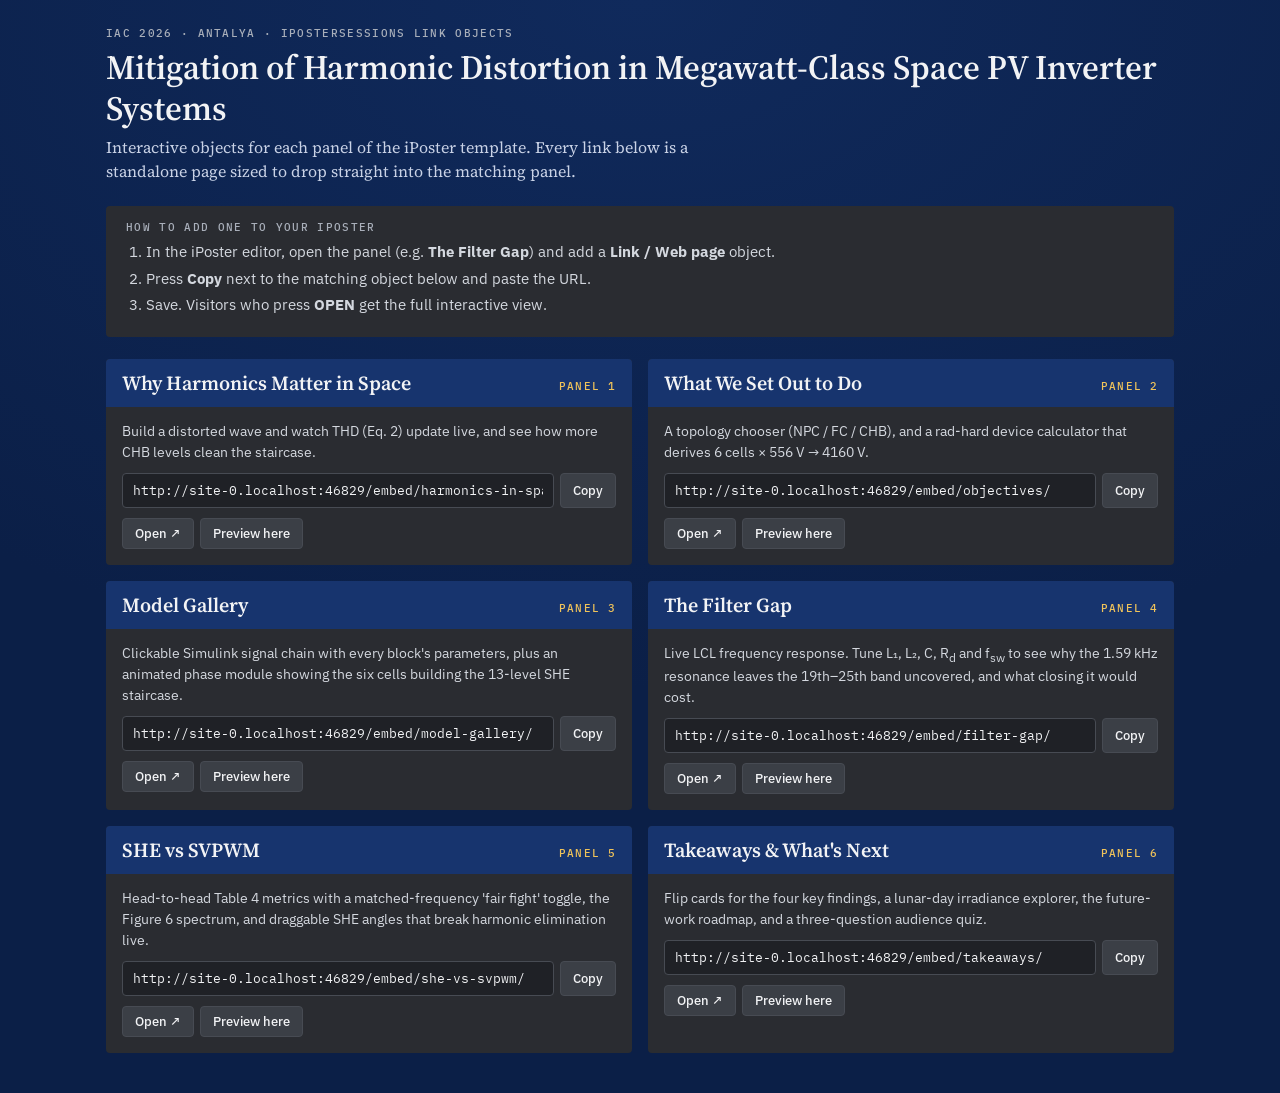
<file: index.html>
<!doctype html>
<html lang="en">
<head>
<meta charset="utf-8">
<meta name="viewport" content="width=device-width, initial-scale=1">
<title>iPoster Interactive Objects · IAC-26,C3,IP,5,x111168</title>
<meta name="robots" content="noindex">
<link rel="stylesheet" href="/assets/embed.css">
<style>
  .hub { max-width: 1100px; margin: 0 auto; padding: 28px 16px 40px; }
  .hub h1 { font: 600 clamp(24px, 3.6vw, 34px)/1.2 var(--serif); margin: 6px 0 6px; }
  .hub .sub { color: #c9d2e6; max-width: 80ch; margin: 0 0 22px; font: 16px/1.55 var(--serif); }
  .links { display: grid; grid-template-columns: repeat(2, minmax(0, 1fr)); gap: 16px; }
  @media (max-width: 760px) { .links { grid-template-columns: 1fr; } }
  .lk { background: var(--panel); border-radius: 4px; overflow: hidden; display: flex; flex-direction: column; }
  .lk-head { background: var(--header); padding: 12px 16px; display: flex; justify-content: space-between; align-items: baseline; gap: 10px; }
  .lk-head h2 { margin: 0; font: 600 20px/1.2 var(--serif); }
  .lk-head span { font: 500 11px var(--mono); color: var(--gold); letter-spacing: .1em; text-transform: uppercase; white-space: nowrap; }
  .lk-body { padding: 14px 16px 16px; display: flex; flex-direction: column; gap: 10px; flex: 1; }
  .lk-body p { margin: 0; color: #d4d8df; font-size: 14px; }
  .url { display: flex; gap: 6px; }
  .url input { flex: 1; min-width: 0; background: #1f2126; border: 1px solid var(--line); color: var(--text); font: 13px var(--mono); padding: 8px 10px; border-radius: 4px; }
  .frame { border: 1px solid var(--line); border-radius: 4px; width: 100%; height: 420px; background: var(--navy); display: none; }
  .lk.open .frame { display: block; }
  .steps { background: var(--panel); border-radius: 4px; padding: 16px 20px; margin: 0 0 22px; }
  .steps ol { margin: 6px 0 0; padding-left: 20px; color: #d4d8df; }
  .steps li { margin: 4px 0; }
</style>
</head>
<body>
<main class="hub">
  <div class="kicker">IAC 2026 · Antalya · iPosterSessions link objects</div>
  <h1>Mitigation of Harmonic Distortion in Megawatt-Class Space PV Inverter Systems</h1>
  <p class="sub">Interactive objects for each panel of the iPoster template. Every link below is a standalone page sized to drop straight into the matching panel.</p>

  <div class="steps">
    <div class="kicker">How to add one to your iPoster</div>
    <ol>
      <li>In the iPoster editor, open the panel (e.g. <b>The Filter Gap</b>) and add a <b>Link / Web page</b> object.</li>
      <li>Press <b>Copy</b> next to the matching object below and paste the URL.</li>
      <li>Save. Visitors who press <b>OPEN</b> get the full interactive view.</li>
    </ol>
  </div>

  <div class="links" id="links"></div>
</main>
<script>
const ITEMS = [
  { path: "/embed/harmonics-in-space/", t: "Why Harmonics Matter in Space", s: "Panel 1", d: "Build a distorted wave and watch THD (Eq. 2) update live, and see how more CHB levels clean the staircase." },
  { path: "/embed/objectives/", t: "What We Set Out to Do", s: "Panel 2", d: "A topology chooser (NPC / FC / CHB), and a rad-hard device calculator that derives 6 cells × 556 V → 4160 V." },
  { path: "/embed/model-gallery/", t: "Model Gallery", s: "Panel 3", d: "Clickable Simulink signal chain with every block's parameters, plus an animated phase module showing the six cells building the 13-level SHE staircase." },
  { path: "/embed/filter-gap/", t: "The Filter Gap", s: "Panel 4", d: "Live LCL frequency response. Tune L₁, L₂, C, R<sub>d</sub> and f<sub>sw</sub> to see why the 1.59 kHz resonance leaves the 19th–25th band uncovered, and what closing it would cost." },
  { path: "/embed/she-vs-svpwm/", t: "SHE vs SVPWM", s: "Panel 5", d: "Head-to-head Table 4 metrics with a matched-frequency 'fair fight' toggle, the Figure 6 spectrum, and draggable SHE angles that break harmonic elimination live." },
  { path: "/embed/takeaways/", t: "Takeaways & What's Next", s: "Panel 6", d: "Flip cards for the four key findings, a lunar-day irradiance explorer, the future-work roadmap, and a three-question audience quiz." },
];
const box = document.getElementById("links");
box.innerHTML = ITEMS.map((it, i) => `
  <article class="lk" id="lk${i}">
    <div class="lk-head"><h2>${it.t}</h2><span>${it.s}</span></div>
    <div class="lk-body">
      <p>${it.d}</p>
      <div class="url"><input readonly value="${location.origin + it.path}" aria-label="Link for ${it.t}"><button class="btn" data-copy="${i}">Copy</button></div>
      <div class="btn-row" style="margin:0"><a class="btn" href="${it.path}" target="_blank" rel="noopener" style="text-decoration:none">Open ↗</a><button class="btn" data-prev="${i}" aria-pressed="false">Preview here</button></div>
      <iframe class="frame" title="${it.t} preview" loading="lazy"></iframe>
    </div>
  </article>`).join("");
box.querySelectorAll("[data-copy]").forEach((b) => b.addEventListener("click", async () => {
  const input = b.previousElementSibling;
  try { await navigator.clipboard.writeText(input.value); } catch { input.select(); document.execCommand("copy"); }
  b.textContent = "Copied ✓"; setTimeout(() => (b.textContent = "Copy"), 1600);
}));
box.querySelectorAll("[data-prev]").forEach((b) => b.addEventListener("click", () => {
  const card = document.getElementById("lk" + b.dataset.prev), fr = card.querySelector("iframe");
  const open = !card.classList.contains("open");
  if (open && !fr.src) fr.src = ITEMS[b.dataset.prev].path;
  card.classList.toggle("open", open);
  b.setAttribute("aria-pressed", open);
}));
</script>
</body>
</html>
</file>
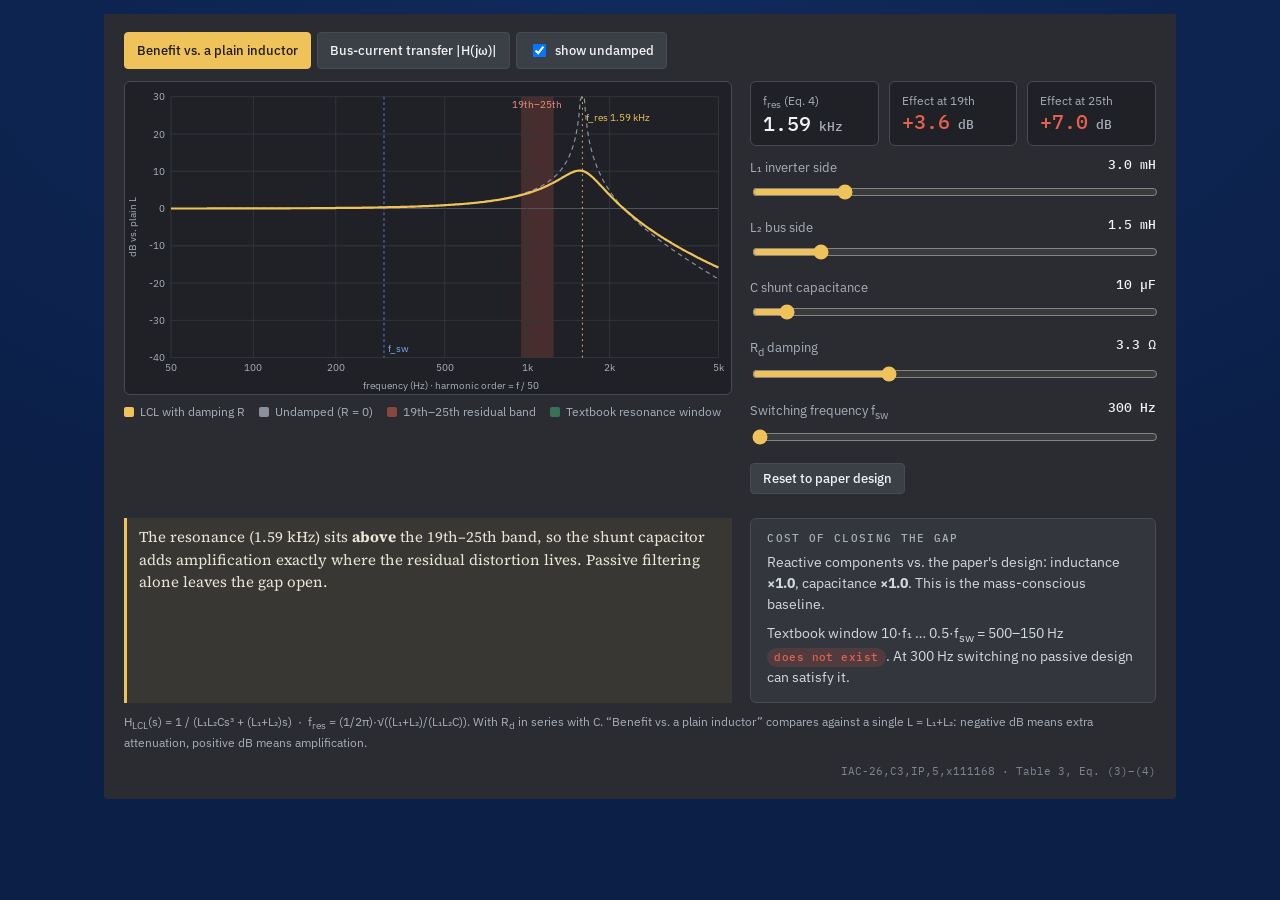
<file: embed/filter-gap/index.html>
<!doctype html>
<html lang="en">
<head>
<meta charset="utf-8">
<meta name="viewport" content="width=device-width, initial-scale=1">
<title>The Filter Gap — Interactive</title>
<link rel="stylesheet" href="/assets/embed.css">
<style>
  .stats .stat { flex-basis: 110px; }
  .stat .v { font-size: 20px; }
</style>
</head>
<body>
<main class="embed">
  <section class="embed-body">

    <div class="btn-row" role="group" aria-label="Chart view">
      <button class="btn" data-view="ratio" aria-pressed="true">Benefit vs. a plain inductor</button>
      <button class="btn" data-view="abs" aria-pressed="false">Bus-current transfer |H(jω)|</button>
      <label class="btn" style="display:inline-flex;gap:6px;align-items:center"><input type="checkbox" id="showUndamped" checked> show undamped</label>
    </div>

    <div class="grid-2">
      <div>
        <svg id="bode" class="chart" viewBox="0 0 660 340" role="img" aria-label="LCL filter frequency response"></svg>
        <div class="legend">
          <span><i style="background:var(--gold)"></i>LCL with damping R</span>
          <span><i style="background:#8b919c"></i>Undamped (R = 0)</span>
          <span><i style="background:rgba(229,96,79,.5)"></i>19th–25th residual band</span>
          <span><i style="background:rgba(76,195,138,.45)"></i>Textbook resonance window</span>
        </div>
      </div>
      <div>
        <div class="stats">
          <div class="stat"><div class="k">f<sub>res</sub> (Eq. 4)</div><div class="v" id="fres">–</div></div>
          <div class="stat"><div class="k">Effect at 19th</div><div class="v" id="g19">–</div></div>
          <div class="stat"><div class="k">Effect at 25th</div><div class="v" id="g25">–</div></div>
        </div>
        <div class="control"><label>L₁ inverter side <output id="oL1"></output></label><input type="range" id="L1" min="0.5" max="12" step="0.1" value="3"></div>
        <div class="control"><label>L₂ bus side <output id="oL2"></output></label><input type="range" id="L2" min="0.3" max="8" step="0.1" value="1.5"></div>
        <div class="control"><label>C shunt capacitance <output id="oC"></output></label><input type="range" id="C" min="2" max="120" step="1" value="10"></div>
        <div class="control"><label>R<sub>d</sub> damping <output id="oR"></output></label><input type="range" id="R" min="0" max="10" step="0.1" value="3.3"></div>
        <div class="control"><label>Switching frequency f<sub>sw</sub> <output id="oF"></output></label><input type="range" id="F" min="300" max="5000" step="50" value="300"></div>
        <div class="btn-row"><button class="btn" id="reset">Reset to paper design</button></div>
      </div>
    </div>
    <div class="grid-2" style="margin-top:12px">
      <div class="callout" id="verdict" style="margin:0"></div>
      <div class="card">
        <div class="kicker">Cost of closing the gap</div>
        <p id="sizeTxt"></p>
        <p id="windowTxt"></p>
      </div>
    </div>
    <p class="note">H<sub>LCL</sub>(s) = 1 / (L₁L₂Cs³ + (L₁+L₂)s) &nbsp;·&nbsp; f<sub>res</sub> = (1/2π)·√((L₁+L₂)/(L₁L₂C)). With R<sub>d</sub> in series with C. “Benefit vs. a plain inductor” compares against a single L = L₁+L₂: negative dB means extra attenuation, positive dB means amplification.</p>

    <div class="foot">IAC-26,C3,IP,5,x111168 · Table 3, Eq. (3)–(4)</div>
  </section>
</main>
<script src="/assets/embed.js"></script>
<script>
const PAPER = { L1: 3, L2: 1.5, C: 10, R: 3.3, F: 300 };
const $ = (id) => document.getElementById(id);
let view = "ratio";

// complex helpers
const c = (re, im) => ({ re, im });
const add = (a, b) => c(a.re + b.re, a.im + b.im);
const mul = (a, b) => c(a.re * b.re - a.im * b.im, a.re * b.im + a.im * b.re);
const div = (a, b) => { const d = b.re * b.re + b.im * b.im; return c((a.re * b.re + a.im * b.im) / d, (a.im * b.re - a.re * b.im) / d); };
const mag = (a) => Math.hypot(a.re, a.im);

function H(f, L1, L2, C, R) {
  const w = 2 * Math.PI * f, s = c(0, w);
  const Zc = c(R, -1 / (w * C));
  const den = add(mul(mul(s, c(L1, 0)), add(Zc, mul(s, c(L2, 0)))), mul(Zc, mul(s, c(L2, 0))));
  return div(Zc, den);
}
const ratioDb = (f, p, R) => 20 * Math.log10(mag(H(f, p.L1, p.L2, p.C, R)) * 2 * Math.PI * f * (p.L1 + p.L2));
const absDb = (f, p, R) => 20 * Math.log10(mag(H(f, p.L1, p.L2, p.C, R)));

function params() {
  return { L1: +$("L1").value * 1e-3, L2: +$("L2").value * 1e-3, C: +$("C").value * 1e-6, R: +$("R").value, F: +$("F").value };
}

const svgEl = $("bode"), W = 660, Hh = 340, m = { l: 50, r: 14, t: 16, b: 40 };
const F0 = 50, F1 = 5000;
const fx = (f) => m.l + (Math.log10(f / F0) / Math.log10(F1 / F0)) * (W - m.l - m.r);
const xf = (x) => F0 * Math.pow(F1 / F0, (x - m.l) / (W - m.l - m.r));

function draw() {
  const p = params();
  $("oL1").textContent = (p.L1 * 1e3).toFixed(1) + " mH";
  $("oL2").textContent = (p.L2 * 1e3).toFixed(1) + " mH";
  $("oC").textContent = Math.round(p.C * 1e6) + " µF";
  $("oR").textContent = p.R.toFixed(1) + " Ω";
  $("oF").textContent = p.F + " Hz";
  const fres = Math.sqrt((p.L1 + p.L2) / (p.L1 * p.L2 * p.C)) / (2 * Math.PI);
  const fn = view === "ratio" ? ratioDb : absDb;

  const pts = [], und = [];
  for (let i = 0; i <= 400; i++) {
    const f = F0 * Math.pow(F1 / F0, i / 400);
    pts.push([f, fn(f, p, p.R)]);
    und.push([f, fn(f, p, 1e-4)]);
  }
  let yMin, yMax;
  if (view === "ratio") { yMin = -40; yMax = 30; }
  else {
    const vals = pts.map((q) => q[1]);
    yMax = Math.ceil((Math.max(...vals) + 10) / 10) * 10; yMin = Math.floor((Math.min(...vals) - 5) / 20) * 20;
  }
  const fy = (v) => m.t + ((yMax - Math.max(yMin, Math.min(yMax, v))) / (yMax - yMin)) * (Hh - m.t - m.b);

  IP.clear(svgEl);
  // window (green) between 10 f1 and 0.5 fsw, only if it exists
  const wLo = 500, wHi = 0.5 * p.F;
  if (wHi > wLo) IP.svg("rect", { x: fx(wLo), y: m.t, width: fx(Math.min(wHi, F1)) - fx(wLo), height: Hh - m.t - m.b, fill: "rgba(76,195,138,.13)" }, svgEl);
  // residual band (red)
  IP.svg("rect", { x: fx(950), y: m.t, width: fx(1250) - fx(950), height: Hh - m.t - m.b, fill: "rgba(229,96,79,.2)" }, svgEl);
  IP.text(svgEl, (fx(950) + fx(1250)) / 2, m.t + 12, "19th–25th", { "text-anchor": "middle", style: "fill:#f0907f;font-size:10.5px" });

  // grid
  for (let v = Math.ceil(yMin / 10) * 10; v <= yMax; v += view === "ratio" ? 10 : 20) {
    IP.svg("line", { x1: m.l, x2: W - m.r, y1: fy(v), y2: fy(v), class: v === 0 ? "axis" : "gridl" }, svgEl);
    IP.text(svgEl, m.l - 6, fy(v) + 4, v + "", { "text-anchor": "end" });
  }
  [50, 100, 200, 500, 1000, 2000, 5000].forEach((f) => {
    IP.svg("line", { x1: fx(f), x2: fx(f), y1: m.t, y2: Hh - m.b, class: "gridl" }, svgEl);
    IP.text(svgEl, fx(f), Hh - m.b + 15, f >= 1000 ? f / 1000 + "k" : f, { "text-anchor": "middle" });
  });
  IP.text(svgEl, (W + m.l) / 2, Hh - 6, "frequency (Hz)  ·  harmonic order = f / 50", { "text-anchor": "middle" });
  IP.text(svgEl, 12, m.t + (Hh - m.t - m.b) / 2, view === "ratio" ? "dB vs. plain L" : "dB (A/V)", { transform: `rotate(-90 12 ${m.t + (Hh - m.t - m.b) / 2})`, "text-anchor": "middle" });

  // fsw marker
  if (p.F <= F1) {
    IP.svg("line", { x1: fx(p.F), x2: fx(p.F), y1: m.t, y2: Hh - m.b, stroke: "#4f86e0", "stroke-dasharray": "3 3" }, svgEl);
    IP.text(svgEl, fx(p.F) + 4, Hh - m.b - 6, "f_sw", { style: "fill:#7fa6ea" });
  }
  // resonance marker
  if (fres > F0 && fres < F1) {
    IP.svg("line", { x1: fx(fres), x2: fx(fres), y1: m.t, y2: Hh - m.b, stroke: "#f0c35a", "stroke-dasharray": "2 4" }, svgEl);
    IP.text(svgEl, fx(fres) + 4, m.t + 26, "f_res " + (fres / 1000).toFixed(2) + " kHz", { style: "fill:#f0c35a" });
  }
  const path = (arr) => arr.map((q, i) => (i ? "L" : "M") + fx(q[0]).toFixed(1) + "," + fy(q[1]).toFixed(1)).join("");
  if ($("showUndamped").checked) IP.svg("path", { d: path(und), fill: "none", stroke: "#8b919c", "stroke-width": 1.3, "stroke-dasharray": "5 4" }, svgEl);
  IP.svg("path", { d: path(pts), fill: "none", stroke: "#f0c35a", "stroke-width": 2.4 }, svgEl);

  // hover overlay
  const hover = IP.svg("line", { y1: m.t, y2: Hh - m.b, stroke: "#fff", "stroke-opacity": 0, "stroke-width": 1 }, svgEl);
  const hit = IP.svg("rect", { x: m.l, y: m.t, width: W - m.l - m.r, height: Hh - m.t - m.b, fill: "transparent" }, svgEl);
  hit.addEventListener("mousemove", (e) => {
    const r = svgEl.getBoundingClientRect(), x = ((e.clientX - r.left) / r.width) * W, f = xf(x);
    hover.setAttribute("x1", x); hover.setAttribute("x2", x); hover.setAttribute("stroke-opacity", 0.4);
    const v = fn(f, p, p.R);
    IP.tip(`<b>${Math.round(f)} Hz</b> · order ${(f / 50).toFixed(1)}<br>${v.toFixed(1)} dB ${view === "ratio" ? (v > 0 ? "(amplifies)" : "(attenuates)") : ""}`, e);
  });
  hit.addEventListener("mouseleave", () => { IP.tip(null); hover.setAttribute("stroke-opacity", 0); });

  // stats
  const r19 = ratioDb(950, p, p.R), r25 = ratioDb(1250, p, p.R);
  $("fres").innerHTML = (fres / 1000).toFixed(2) + "<small> kHz</small>";
  const fmt = (v) => `<span style="color:var(--${v > 0.5 ? "bad" : v < -6 ? "good" : "warn"})">${v > 0 ? "+" : ""}${v.toFixed(1)}<small> dB</small></span>`;
  $("g19").innerHTML = fmt(r19); $("g25").innerHTML = fmt(r25);

  const below = fres > 1250, inside = fres >= 950 && fres <= 1250;
  $("verdict").innerHTML = below
    ? `The resonance (${(fres / 1000).toFixed(2)} kHz) sits <b>above</b> the 19th–25th band, so the shunt capacitor adds ${r19 > 0 ? "amplification" : "almost no extra attenuation"} exactly where the residual distortion lives. Passive filtering alone leaves the gap open.`
    : inside
      ? `The resonance now falls <b>inside</b> the residual band. Without strong damping this would amplify the very harmonics we want to remove, so the damping resistor is a structural necessity.`
      : `The resonance has moved <b>below</b> the 19th order, so the band is now attenuated (${r19.toFixed(1)} dB at the 19th). But look at the cost on the right: this conflicts with the surface mass budget.`;
  const lx = (p.L1 + p.L2) / 4.5e-3, cx = p.C / 10e-6;
  $("sizeTxt").innerHTML = `Reactive components vs. the paper's design: inductance <b>×${lx.toFixed(1)}</b>, capacitance <b>×${cx.toFixed(1)}</b>. ${lx > 1.3 || cx > 1.3 ? "Larger magnetics and capacitors mean more kilograms, and every kilogram competes with payload." : "This is the mass-conscious baseline."}`;
  $("windowTxt").innerHTML = wHi > wLo
    ? `Textbook window 10·f₁ … 0.5·f<sub>sw</sub> = 500–${Math.round(wHi)} Hz <span class="pill good">exists</span>, but only at a much higher switching frequency and higher switching loss.`
    : `Textbook window 10·f₁ … 0.5·f<sub>sw</sub> = 500–${Math.round(wHi)} Hz <span class="pill bad">does not exist</span>. At ${p.F} Hz switching no passive design can satisfy it.`;
}

["L1", "L2", "C", "R", "F"].forEach((id) => $(id).addEventListener("input", draw));
$("showUndamped").addEventListener("change", draw);
$("reset").addEventListener("click", () => { Object.entries(PAPER).forEach(([k, v]) => ($(k).value = v)); draw(); });
document.querySelectorAll("[data-view]").forEach((b) => b.addEventListener("click", () => {
  view = b.dataset.view;
  document.querySelectorAll("[data-view]").forEach((x) => x.setAttribute("aria-pressed", x === b));
  draw();
}));
draw();
</script>
</body>
</html>
</file>
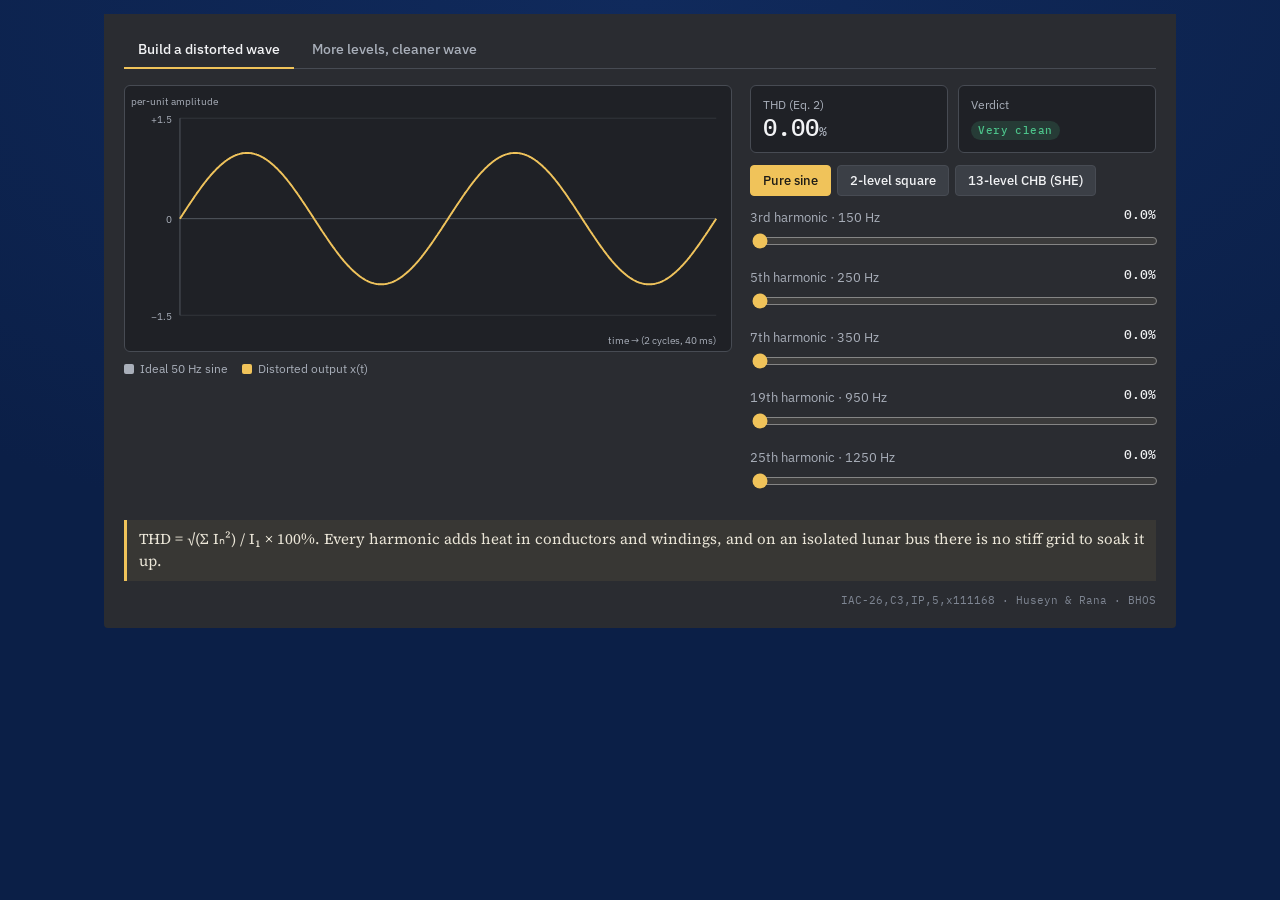
<file: embed/harmonics-in-space/index.html>
<!doctype html>
<html lang="en">
<head>
<meta charset="utf-8">
<meta name="viewport" content="width=device-width, initial-scale=1">
<title>Why Harmonics Matter in Space — Interactive</title>
<link rel="stylesheet" href="/assets/embed.css">
<style>
</style>
</head>
<body>
<main class="embed">
  <section class="embed-body">

    <div class="tabs" role="tablist">
      <button class="tab" role="tab" aria-selected="true" data-panel="p-build">Build a distorted wave</button>
      <button class="tab" role="tab" aria-selected="false" data-panel="p-levels">More levels, cleaner wave</button>
    </div>

    <!-- TAB 1: Fourier builder -->
    <div class="tabpanel" id="p-build">
      <div class="grid-2">
        <div>
          <svg id="waveChart" class="chart" viewBox="0 0 640 280" role="img" aria-label="Waveform made of a fundamental plus selected harmonics"></svg>
          <div class="legend"><span><i style="background:var(--muted)"></i>Ideal 50 Hz sine</span><span><i style="background:var(--gold)"></i>Distorted output x(t)</span></div>
        </div>
        <div>
          <div class="stats">
            <div class="stat"><div class="k">THD (Eq. 2)</div><div class="v" id="thdOut">0.00<small>%</small></div></div>
            <div class="stat"><div class="k">Verdict</div><div class="v" style="font-size:15px;padding-top:6px" id="thdVerdict"></div></div>
          </div>
          <div class="btn-row" id="presets">
            <button class="btn" data-preset="sine">Pure sine</button>
            <button class="btn" data-preset="square">2-level square</button>
            <button class="btn" data-preset="chb">13-level CHB (SHE)</button>
          </div>
          <div id="sliders"></div>
        </div>
      </div>
      <p class="callout">THD = √(Σ Iₙ²) / I₁ × 100%. Every harmonic adds heat in conductors and windings, and on an isolated lunar bus there is no stiff grid to soak it up.</p>
    </div>

    <!-- TAB 2: Levels -->
    <div class="tabpanel" id="p-levels" hidden>
      <div class="grid-2">
        <div>
          <svg id="levelChart" class="chart" viewBox="0 0 640 280" role="img" aria-label="Staircase approximation of a sine wave"></svg>
          <div class="legend"><span><i style="background:var(--muted)"></i>Target sine (M = 0.8)</span><span><i style="background:var(--she)"></i>Inverter output staircase</span></div>
        </div>
        <div>
          <div class="control">
            <label>H-bridge cells per phase <output id="cellsOut">6</output></label>
            <input type="range" id="cells" min="1" max="6" step="1" value="6">
          </div>
          <div class="stats">
            <div class="stat"><div class="k">Output levels</div><div class="v" id="lvlOut">13</div></div>
            <div class="stat"><div class="k">Voltage THD to 50th</div><div class="v" id="lvlThd">–</div></div>
          </div>
          <div class="btn-row">
            <button class="btn" id="useShe" aria-pressed="false">Use the paper's SHE angles</button>
          </div>
          <p class="note" id="lvlNote"></p>
        </div>
      </div>
      <p class="callout">Each extra Cascaded H-Bridge cell adds one step to the staircase. With 6 cells per phase, this design produces a <b>13-level</b> line-to-neutral output.</p>
    </div>

    <div class="foot">IAC-26,C3,IP,5,x111168 · Huseyn &amp; Rana · BHOS</div>
  </section>
</main>
<script src="/assets/embed.js"></script>
<script>
IP.initTabs();

/* ---------- Tab 1: Fourier builder ---------- */
const ORDERS = [3, 5, 7, 19, 25];
const amps = { 3: 0, 5: 0, 7: 0, 19: 0, 25: 0 };
const che = IP.staircaseHarmonic(IP.SHE_ANGLES, 1);
const PRESETS = {
  sine: { 3: 0, 5: 0, 7: 0, 19: 0, 25: 0 },
  square: { 3: 100 / 3, 5: 20, 7: 100 / 7, 19: 100 / 19, 25: 4 },
  chb: Object.fromEntries(ORDERS.map((n) => [n, Math.abs(IP.staircaseHarmonic(IP.SHE_ANGLES, n) / che) * 100])),
};

const sliderBox = document.getElementById("sliders");
ORDERS.forEach((n) => {
  const wrap = document.createElement("div");
  wrap.className = "control";
  wrap.innerHTML = `<label>${n}${n === 3 ? "rd" : "th"} harmonic · ${n * 50} Hz <output id="o${n}">0.0%</output></label>
    <input type="range" min="0" max="35" step="0.1" value="0" id="s${n}">`;
  sliderBox.appendChild(wrap);
  wrap.querySelector("input").addEventListener("input", (e) => { amps[n] = +e.target.value; markPreset(); drawWave(); });
});

function markPreset(active) {
  document.querySelectorAll("#presets .btn").forEach((b) => b.setAttribute("aria-pressed", b.dataset.preset === active));
}
document.querySelectorAll("#presets .btn").forEach((b) =>
  b.addEventListener("click", () => {
    Object.assign(amps, PRESETS[b.dataset.preset]);
    ORDERS.forEach((n) => (document.getElementById("s" + n).value = amps[n]));
    markPreset(b.dataset.preset);
    drawWave();
  })
);

function axes(g, W, H, m, yMax, yLabel) {
  // plot area is inset on all four sides so labels never sit on top of the curves
  IP.svg("line", { x1: m.l, x2: W - m.r, y1: m.t, y2: m.t, class: "gridl" }, g);
  IP.svg("line", { x1: m.l, x2: W - m.r, y1: H - m.b, y2: H - m.b, class: "gridl" }, g);
  IP.svg("line", { x1: m.l, x2: W - m.r, y1: H / 2, y2: H / 2, class: "axis" }, g);
  IP.svg("line", { x1: m.l, x2: m.l, y1: m.t, y2: H - m.b, class: "axis" }, g);
  IP.text(g, m.l - 8, m.t + 5, "+" + yMax, { "text-anchor": "end" });
  IP.text(g, m.l - 8, H - m.b + 5, "−" + yMax, { "text-anchor": "end" });
  IP.text(g, m.l - 8, H / 2 + 5, "0", { "text-anchor": "end" });
  IP.text(g, W - m.r, H - 8, "time → (2 cycles, 40 ms)", { "text-anchor": "end" });
  if (yLabel) IP.text(g, 6, 20, yLabel);
}

function drawWave() {
  const el = document.getElementById("waveChart"); IP.clear(el);
  const W = 640, H = 280, m = { l: 58, r: 16, t: 34, b: 38 };
  axes(el, W, H, m, "1.5", "per-unit amplitude");
  const N = 600, sx = (i) => m.l + (i / N) * (W - m.l - m.r), sy = (v) => H / 2 - (v / 1.5) * ((H - m.t - m.b) / 2);
  let ideal = "", dist = "";
  for (let i = 0; i <= N; i++) {
    const th = (i / N) * 4 * Math.PI;
    let v = Math.sin(th);
    for (const n of ORDERS) v += (amps[n] / 100) * Math.sin(n * th);
    ideal += (i ? "L" : "M") + sx(i).toFixed(1) + "," + sy(Math.sin(th)).toFixed(1);
    dist += (i ? "L" : "M") + sx(i).toFixed(1) + "," + sy(Math.max(-1.5, Math.min(1.5, v))).toFixed(1);
  }
  IP.svg("path", { d: ideal, fill: "none", stroke: "#8b919c", "stroke-width": 1.4, "stroke-dasharray": "4 4" }, el);
  IP.svg("path", { d: dist, fill: "none", stroke: "#f0c35a", "stroke-width": 2 }, el);

  const t = Math.sqrt(ORDERS.reduce((s, n) => s + amps[n] ** 2, 0));
  document.getElementById("thdOut").innerHTML = t.toFixed(2) + "<small>%</small>";
  const v = document.getElementById("thdVerdict");
  v.innerHTML = t < 1 ? '<span class="pill good">Very clean</span>' : t < 8 ? '<span class="pill warn">Noticeable</span>' : '<span class="pill bad">Heavily distorted</span>';
  ORDERS.forEach((n) => (document.getElementById("o" + n).textContent = amps[n].toFixed(1) + "%"));
}
drawWave(); markPreset("sine");

/* ---------- Tab 2: levels ---------- */
let useShe = false;
function stairs(cells, theta) {
  if (useShe && cells === 6) return IP.staircaseValue(IP.SHE_ANGLES, theta) / cells;
  // nearest-level modulation at M = 0.8, normalised to the total DC (cells × Vdc)
  return Math.round(cells * 0.8 * Math.sin((theta * Math.PI) / 180)) / cells;
}
function drawLevels() {
  const cells = +document.getElementById("cells").value;
  const btn = document.getElementById("useShe");
  btn.disabled = cells !== 6; if (cells !== 6) useShe = false;
  btn.setAttribute("aria-pressed", useShe);
  document.getElementById("cellsOut").textContent = cells;
  document.getElementById("lvlOut").textContent = 2 * cells + 1;

  const el = document.getElementById("levelChart"); IP.clear(el);
  const W = 640, H = 280, m = { l: 58, r: 16, t: 34, b: 38 };
  axes(el, W, H, m, "1.0", "fraction of total DC voltage");
  const N = 1440, sx = (i) => m.l + (i / N) * (W - m.l - m.r), sy = (v) => H / 2 - v * ((H - m.t - m.b) / 2);
  let target = "", out = "";
  const samples = [];
  for (let i = 0; i <= N; i++) {
    const th = (i / N) * 720;
    const v = stairs(cells, th);
    if (i < N / 2) samples.push(v);
    target += (i ? "L" : "M") + sx(i).toFixed(1) + "," + sy(0.8 * Math.sin((th * Math.PI) / 180)).toFixed(1);
    out += (i ? "L" : "M") + sx(i).toFixed(1) + "," + sy(v).toFixed(1);
  }
  IP.svg("path", { d: target, fill: "none", stroke: "#8b919c", "stroke-width": 1.4, "stroke-dasharray": "4 4" }, el);
  IP.svg("path", { d: out, fill: "none", stroke: "#4f86e0", "stroke-width": 2 }, el);
  const sp = IP.spectrum(samples, 50);
  document.getElementById("lvlThd").innerHTML = IP.thd(sp, 50).toFixed(1) + "<small>%</small>";
  document.getElementById("lvlNote").textContent = useShe
    ? "Switching angles α₁…α₆ from Table 2 (6.376° … 63.235°) place each step so that the 5th, 7th, 11th, 13th and 17th harmonics cancel. What remains sits at the 19th order and above."
    : "Idealised nearest-level staircase before any filter. More cells → finer steps → lower distortion and lower stress on each device.";
}
document.getElementById("cells").addEventListener("input", drawLevels);
document.getElementById("useShe").addEventListener("click", () => { useShe = !useShe; drawLevels(); });
drawLevels();

</script>
</body>
</html>
</file>
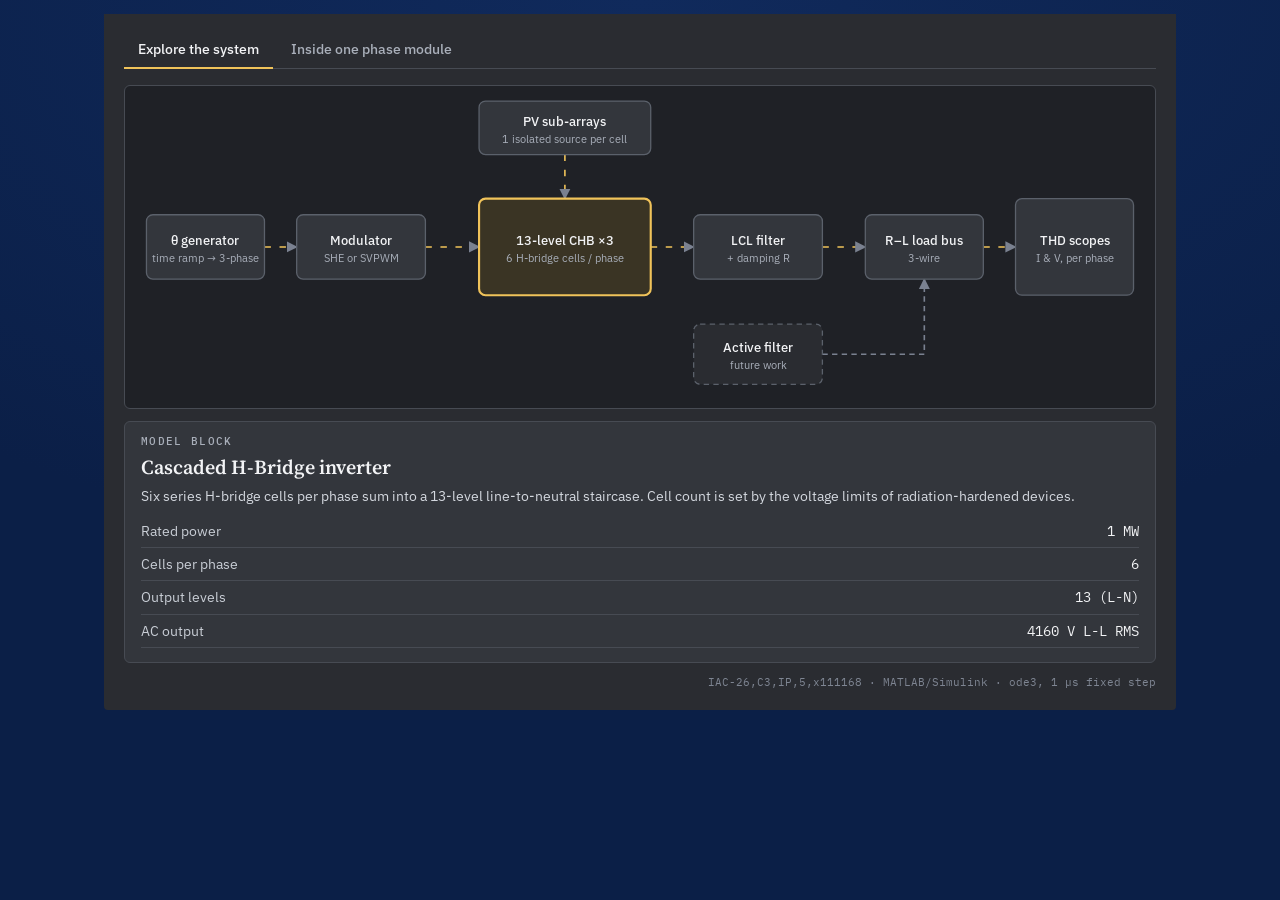
<file: embed/model-gallery/index.html>
<!doctype html>
<html lang="en">
<head>
<meta charset="utf-8">
<meta name="viewport" content="width=device-width, initial-scale=1">
<title>Model Gallery — Interactive</title>
<link rel="stylesheet" href="/assets/embed.css">
<style>
  .blk { cursor: pointer; }
  .blk rect { fill: #33363c; stroke: #5b616b; stroke-width: 1.2; transition: fill .15s, stroke .15s; }
  .blk:hover rect { stroke: #9aa1ac; }
  .blk.on rect { fill: #3a3424; stroke: var(--gold); stroke-width: 2; }
  .blk text { fill: var(--text) !important; font-size: 12.5px !important; font-weight: 500; pointer-events: none; }
  .blk .sub { fill: var(--muted) !important; font-size: 10.5px !important; font-weight: 400; }
  .blk.future rect { stroke-dasharray: 5 4; fill: #2a2c31; }
  .wire { stroke: #7a8190; stroke-width: 1.5; fill: none; marker-end: url(#arr); }
  .wire.flow { stroke: var(--gold); stroke-dasharray: 6 8; animation: flow 1.2s linear infinite; }
  @keyframes flow { to { stroke-dashoffset: -14; } }
  @media (prefers-reduced-motion: reduce) { .wire.flow { animation: none; } }
  #detail h3 { font-size: 20px; }
  .ptable { width: 100%; border-collapse: collapse; font-size: 13.5px; margin-top: 6px; }
  .ptable td { padding: 6px 0; border-bottom: 1px solid var(--line); }
  .ptable td:last-child { text-align: right; font-family: var(--mono); color: var(--text); }
  .ptable td:first-child { color: #c9ced6; }
  .cellrow { display: grid; grid-template-columns: 74px 1fr 52px; align-items: center; gap: 10px; margin: 0 0 6px; font-size: 13px; }
  .cellbar { height: 18px; background: #1f2126; border: 1px solid var(--line); border-radius: 3px; position: relative; overflow: hidden; }
  .cellbar > div { position: absolute; top: 0; bottom: 0; width: 100%; transition: background .08s; }
  .cellstate { font-family: var(--mono); text-align: right; }
</style>
</head>
<body>
<main class="embed">
  <section class="embed-body">
    <div class="tabs" role="tablist">
      <button class="tab" role="tab" aria-selected="true" data-panel="p-chain">Explore the system</button>
      <button class="tab" role="tab" aria-selected="false" data-panel="p-cell">Inside one phase module</button>
    </div>

    <div class="tabpanel" id="p-chain">
      <svg id="chain" class="chart" viewBox="0 0 960 300" role="img" aria-label="System signal chain"></svg>
      <div class="card" id="detail" style="margin-top:12px"></div>
    </div>

    <div class="tabpanel" id="p-cell" hidden>
      <div class="grid-2">
        <div>
          <svg id="stairChart" class="chart" viewBox="0 0 640 300" role="img" aria-label="Phase output staircase being built over one cycle"></svg>
          <div class="btn-row" style="margin-top:10px">
            <button class="btn" id="play" aria-pressed="true">❚❚ Pause</button>
            <button class="btn" id="slow">Speed: 1×</button>
          </div>
          <div class="control">
            <label>Electrical angle θ <output id="thOut">0°</output></label>
            <input type="range" id="theta" min="0" max="360" step="0.5" value="0">
          </div>
        </div>
        <div>
          <div class="kicker">Cell states · 556 V each</div>
          <div id="cells"></div>
          <div class="stats" style="margin-top:12px">
            <div class="stat"><div class="k">Phase output</div><div class="v" id="vout">0 V</div></div>
            <div class="stat"><div class="k">Level</div><div class="v" id="lvl">0</div></div>
          </div>
        </div>
      </div>
    </div>

    <div class="foot">IAC-26,C3,IP,5,x111168 · MATLAB/Simulink · ode3, 1 µs fixed step</div>
  </section>
</main>
<script src="/assets/embed.js"></script>
<script>
IP.initTabs();

/* ---------- signal chain ---------- */
const BLOCKS = [
  { id: "theta", x: 20, y: 120, w: 110, h: 60, t: "θ generator", s: "time ramp → 3-phase",
    h3: "3-phase θ generator", p: "A time ramp drives three electrical-angle signals, 120° apart, that synchronise the modulators of phases A, B and C.",
    rows: [["Fundamental frequency", "50 Hz"], ["Phase displacement", "120°"]] },
  { id: "mod", x: 160, y: 120, w: 120, h: 60, t: "Modulator", s: "SHE or SVPWM",
    h3: "3-phase modulator (Fig. 3 & 4)", p: "MATLAB function blocks turn θ into gating pulses. SHE compares θ against the solved switching angles; SVPWM uses phase-shifted carriers with third-harmonic injection.",
    rows: [["SHE switching", "300 Hz (6× f₁)"], ["SVPWM carrier", "300 Hz (mf 6) / 750 Hz (mf 15)"], ["Modulation index M", "0.80"], ["SHE solver residual", "3.36 × 10⁻⁹"]] },
  { id: "pv", x: 330, y: 14, w: 160, h: 50, t: "PV sub-arrays", s: "1 isolated source per cell",
    h3: "Segmented PV sub-arrays", p: "Each CHB cell is fed by its own DC source representing one PV sub-array at the rated lunar-noon point. A single-diode irradiance model is the next extension.",
    rows: [["Operating point", "1360 W/m² (lunar noon)"], ["DC per cell", "556 V"], ["Sources", "18 (6 per phase)"]] },
  { id: "chb", x: 330, y: 105, w: 160, h: 90, t: "13-level CHB ×3", s: "6 H-bridge cells / phase",
    h3: "Cascaded H-Bridge inverter", p: "Six series H-bridge cells per phase sum into a 13-level line-to-neutral staircase. Cell count is set by the voltage limits of radiation-hardened devices.",
    rows: [["Rated power", "1 MW"], ["Cells per phase", "6"], ["Output levels", "13 (L-N)"], ["AC output", "4160 V L-L RMS"]] },
  { id: "lcl", x: 530, y: 120, w: 120, h: 60, t: "LCL filter", s: "+ damping R",
    h3: "Passive LCL filter", p: "Attenuates switching-frequency content. Its resonance sits above the dominant 19th–25th residual band, where it offers little help and can even amplify.",
    rows: [["L₁ (inverter side)", "3 mH"], ["L₂ (bus side)", "1.5 mH"], ["C", "10 µF"], ["Damping R", "3.3 Ω"], ["f_res (Eq. 4)", "1.59 kHz"]] },
  { id: "apf", x: 530, y: 222, w: 120, h: 56, t: "Active filter", s: "future work", future: true,
    h3: "Active power filter (planned)", p: "dq-frame harmonic extraction injects an opposite-phase compensating current (Eq. 5). The next step is to aim it at the 19th–25th band the LCL can't reach.",
    rows: [["Method", "Synchronous-frame (dq)"], ["Status", "Defined, not yet simulated"]] },
  { id: "load", x: 690, y: 120, w: 110, h: 60, t: "R–L load bus", s: "3-wire",
    h3: "Resistive–inductive load bus", p: "A representative spacecraft bus. Its impedance rises with harmonic order (|Zₙ| ≈ R + jnωL), which is why voltage THD runs well above current THD.",
    rows: [["Z_base", "≈ 17.3 Ω"], ["Connection", "Three-wire (triplens cancel)"]] },
  { id: "thd", x: 830, y: 105, w: 110, h: 90, t: "THD scopes", s: "I & V, per phase",
    h3: "Measurement & FFT", p: "Discrete THD blocks and logged waveforms per phase. The FFT runs to the 50th harmonic over one fundamental cycle at 1 MHz.",
    rows: [["Harmonics analysed", "up to 50th (2.5 kHz)"], ["Spectral resolution", "49.9975 Hz"], ["Noise floor", "~10⁻³ % of fundamental"], ["Inter-phase spread", "≤ 0.003 pp"]] },
];
const WIRES = [["theta", "mod"], ["mod", "chb"], ["pv", "chb", "v"], ["chb", "lcl"], ["lcl", "load"], ["load", "thd"], ["apf", "load", "apf"]];
const chain = document.getElementById("chain");
const defs = IP.svg("defs", {}, chain);
const mk = IP.svg("marker", { id: "arr", viewBox: "0 0 10 10", refX: 9, refY: 5, markerWidth: 7, markerHeight: 7, orient: "auto-start-reverse" }, defs);
IP.svg("path", { d: "M0,0 L10,5 L0,10 z", fill: "#7a8190" }, mk);
const B = Object.fromEntries(BLOCKS.map((b) => [b.id, b]));
WIRES.forEach(([a, b, kind]) => {
  const A = B[a], Z = B[b];
  let d;
  if (kind === "v") d = `M${A.x + A.w / 2},${A.y + A.h} L${Z.x + Z.w / 2},${Z.y}`;
  else if (kind === "apf") d = `M${A.x + A.w},${A.y + A.h / 2} L${Z.x + Z.w / 2},${A.y + A.h / 2} L${Z.x + Z.w / 2},${Z.y + Z.h}`;
  else d = `M${A.x + A.w},${A.y + A.h / 2} L${Z.x},${Z.y + Z.h / 2}`;
  IP.svg("path", { d, class: "wire" + (kind === "apf" ? "" : " flow"), "stroke-dasharray": kind === "apf" ? "5 4" : null }, chain);
});
BLOCKS.forEach((b) => {
  const g = IP.svg("g", { class: "blk" + (b.future ? " future" : ""), tabindex: 0, role: "button", "data-id": b.id }, chain);
  IP.svg("rect", { x: b.x, y: b.y, width: b.w, height: b.h, rx: 6 }, g);
  IP.text(g, b.x + b.w / 2, b.y + b.h / 2 - 2, b.t, { "text-anchor": "middle" });
  IP.text(g, b.x + b.w / 2, b.y + b.h / 2 + 14, b.s, { "text-anchor": "middle", class: "sub" });
  g.addEventListener("click", () => select(b.id));
  g.addEventListener("keydown", (e) => { if (e.key === "Enter") select(b.id); });
});
function select(id) {
  chain.querySelectorAll(".blk").forEach((g) => g.classList.toggle("on", g.dataset.id === id));
  const b = B[id];
  document.getElementById("detail").innerHTML = `<div class="kicker">${b.future ? "Planned extension" : "Model block"}</div><h3>${b.h3}</h3><p>${b.p}</p>
    <table class="ptable">${b.rows.map((r) => `<tr><td>${r[0]}</td><td>${r[1]}</td></tr>`).join("")}</table>`;
}
select("chb");

/* ---------- phase module animation ---------- */
const VDC = 556, A = IP.SHE_ANGLES;
const cellsBox = document.getElementById("cells");
cellsBox.innerHTML = A.map((a, i) => `<div class="cellrow"><span>Cell ${i + 1} <span style="color:var(--muted);font-family:var(--mono);font-size:11px">α=${a.toFixed(1)}°</span></span><div class="cellbar"><div id="cb${i}"></div></div><span class="cellstate" id="cs${i}">0</span></div>`).join("");

const st = document.getElementById("stairChart");
const W = 640, H = 300, m = { l: 52, r: 12, t: 18, b: 28 };
const sx = (th) => m.l + (th / 360) * (W - m.l - m.r), sy = (lv) => H / 2 - (lv / 6.5) * ((H - m.t - m.b) / 2);
for (let lv = -6; lv <= 6; lv += 2) {
  IP.svg("line", { x1: m.l, x2: W - m.r, y1: sy(lv), y2: sy(lv), class: lv ? "gridl" : "axis" }, st);
  IP.text(st, m.l - 6, sy(lv) + 4, (lv * VDC) + "", { "text-anchor": "end" });
}
[0, 90, 180, 270, 360].forEach((d) => IP.text(st, sx(d), H - 8, d + "°", { "text-anchor": "middle" }));
let sine = "";
for (let d = 0; d <= 360; d += 2) sine += (d ? "L" : "M") + sx(d).toFixed(1) + "," + sy(IP.staircaseHarmonic(A, 1) * Math.sin((d * Math.PI) / 180)).toFixed(1);
IP.svg("path", { d: sine, fill: "none", stroke: "#8b919c", "stroke-width": 1.3, "stroke-dasharray": "4 4" }, st);
const ghost = IP.svg("path", { fill: "none", stroke: "#4f86e0", "stroke-opacity": 0.22, "stroke-width": 2 }, st);
const trace = IP.svg("path", { fill: "none", stroke: "#4f86e0", "stroke-width": 2.4 }, st);
const cursor = IP.svg("line", { y1: m.t, y2: H - m.b, stroke: "#f0c35a", "stroke-width": 1.2 }, st);
const dot = IP.svg("circle", { r: 5, fill: "#f0c35a" }, st);
function stairPath(to) {
  let d = "", prev = null;
  for (let th = 0; th <= to; th += 0.25) {
    const lv = IP.staircaseValue(A, th);
    if (prev === null) d = `M${sx(th).toFixed(1)},${sy(lv).toFixed(1)}`;
    else if (lv !== prev) d += `L${sx(th).toFixed(1)},${sy(prev).toFixed(1)}L${sx(th).toFixed(1)},${sy(lv).toFixed(1)}`;
    prev = lv;
  }
  return d + `L${sx(to).toFixed(1)},${sy(prev).toFixed(1)}`;
}
ghost.setAttribute("d", stairPath(360));
IP.text(st, m.l + 4, m.t + 10, "phase voltage (V)");

let theta = 0, playing = true, speed = 1;
function render() {
  trace.setAttribute("d", stairPath(theta));
  cursor.setAttribute("x1", sx(theta)); cursor.setAttribute("x2", sx(theta));
  const lv = IP.staircaseValue(A, theta);
  dot.setAttribute("cx", sx(theta)); dot.setAttribute("cy", sy(lv));
  const t = ((theta % 360) + 360) % 360, half = t < 180 ? t : t - 180, sign = t < 180 ? 1 : -1;
  A.forEach((a, i) => {
    const on = half >= a && half <= 180 - a;
    document.getElementById("cb" + i).style.background = on ? (sign > 0 ? "var(--she)" : "var(--svpwm7)") : "transparent";
    document.getElementById("cs" + i).textContent = on ? (sign > 0 ? "+556" : "−556") : "0";
  });
  document.getElementById("vout").textContent = (lv * VDC).toLocaleString("en-US") + " V";
  document.getElementById("lvl").textContent = (lv > 0 ? "+" : "") + lv;
  document.getElementById("thOut").textContent = theta.toFixed(1) + "°";
  document.getElementById("theta").value = theta;
}
let last = performance.now();
function loop(now) {
  const dt = Math.min(0.05, (now - last) / 1000); last = now;
  if (playing) { theta = (theta + dt * 60 * speed) % 360; render(); }
  requestAnimationFrame(loop);
}
if (matchMedia("(prefers-reduced-motion: reduce)").matches) { playing = false; theta = 90; }
document.getElementById("play").addEventListener("click", (e) => {
  playing = !playing; e.target.setAttribute("aria-pressed", playing); e.target.textContent = playing ? "❚❚ Pause" : "▶ Play";
});
document.getElementById("slow").addEventListener("click", (e) => {
  speed = speed === 1 ? 0.25 : speed === 0.25 ? 3 : 1; e.target.textContent = "Speed: " + speed + "×";
});
document.getElementById("theta").addEventListener("input", (e) => { theta = +e.target.value; playing = false; const p = document.getElementById("play"); p.textContent = "▶ Play"; p.setAttribute("aria-pressed", false); render(); });
render(); requestAnimationFrame(loop);
</script>
</body>
</html>
</file>
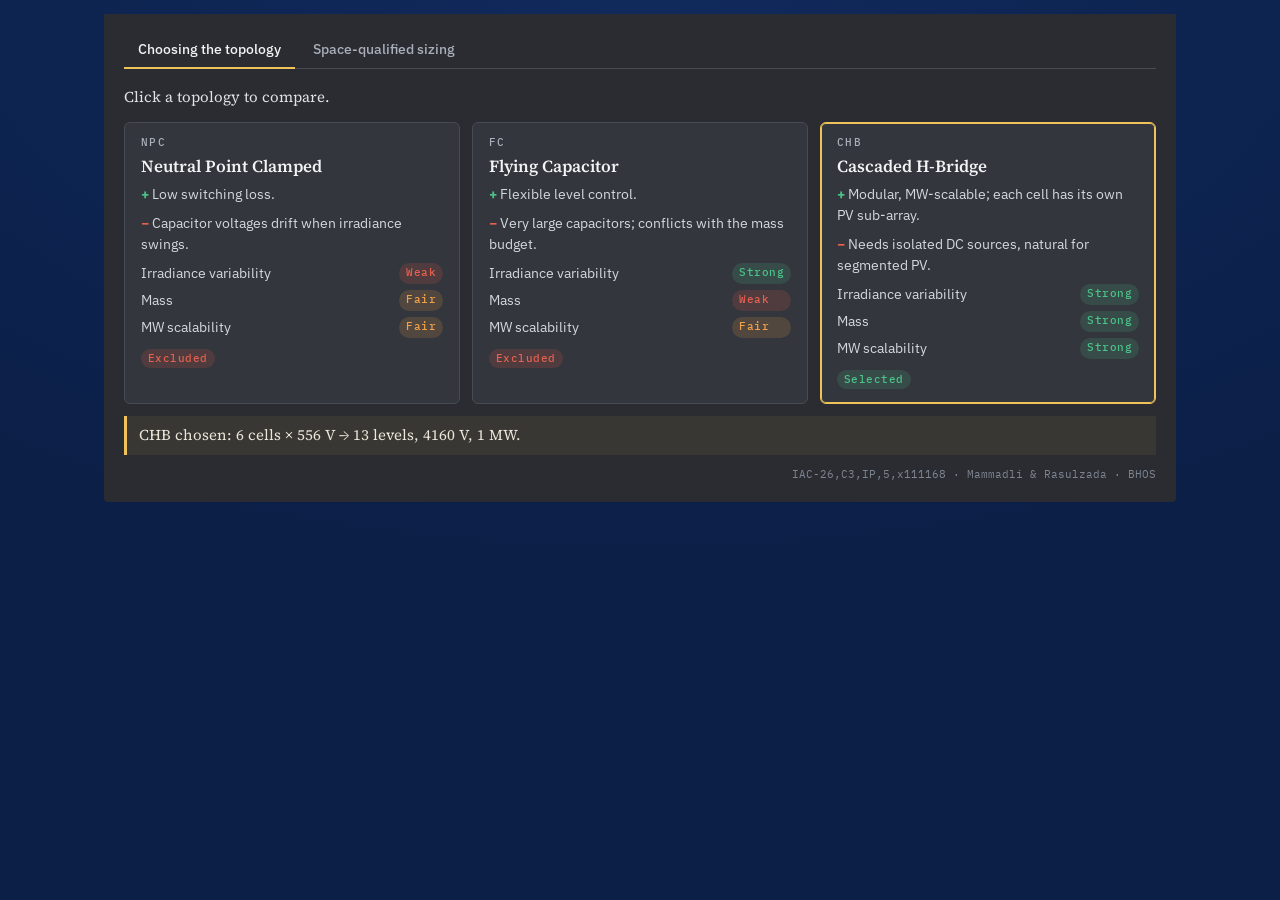
<file: embed/objectives/index.html>
<!doctype html>
<html lang="en">
<head>
<meta charset="utf-8">
<meta name="viewport" content="width=device-width, initial-scale=1">
<title>What We Set Out to Do — Interactive</title>
<link rel="stylesheet" href="/assets/embed.css">
<style>
  .topo { cursor: pointer; }
  .topo[aria-pressed="true"] { border-color: var(--gold); box-shadow: 0 0 0 1px var(--gold) inset; }
  .topo .verdict { margin-top: 8px; }
  .crit { display: grid; grid-template-columns: 1fr auto; gap: 6px 12px; font-size: 14px; margin-top: 8px; }
  .crit span:nth-child(odd) { color: #d4d8df; }
  .chain { display: flex; align-items: stretch; gap: 0; flex-wrap: wrap; margin: 6px 0 12px; }
  .chain .lnk { flex: 1 1 150px; background: #1f2126; border: 1px solid var(--line); padding: 10px 12px; border-radius: 6px; margin: 4px; }
  .chain .lnk .k { font-size: 12px; color: var(--muted); }
  .chain .lnk .v { font: 500 20px/1.2 var(--mono); }
  .gauge { height: 14px; border-radius: 7px; background: #1f2126; border: 1px solid var(--line); position: relative; overflow: hidden; margin: 6px 0 4px; }
  .gauge > div { height: 100%; transition: width .2s, background .2s; }
  select { background: #3b3f46; color: var(--text); border: 1px solid var(--line); border-radius: 4px; padding: 7px 8px; font: 14px var(--sans); width: 100%; }
</style>
</head>
<body>
<main class="embed">
  <header class="embed-head">
    <h1>What We Set Out to Do</h1>
    <span class="tag">Interactive · Section 1.2 &amp; 3.1</span>
  </header>
  <section class="embed-body">
    <div class="tabs" role="tablist">
      <button class="tab" role="tab" aria-selected="true" data-panel="p-topo">Choosing the topology</button>
      <button class="tab" role="tab" aria-selected="false" data-panel="p-size">Space-qualified sizing</button>
    </div>

    <div class="tabpanel" id="p-topo">
      <p class="lede" style="font-size:15px">Click a topology to compare.</p>
      <div class="grid-3" id="topoGrid"></div>
      <p class="callout" id="topoCallout"></p>
    </div>

    <div class="tabpanel" id="p-size" hidden>
      <p class="lede" style="font-size:15px">Radiation-hardened power devices are rated far below their terrestrial counterparts. That one fact sets the cell count. Try it:</p>
      <div class="grid-2">
        <div>
          <div class="control">
            <label>Flight-qualified device</label>
            <select id="device">
              <option value="160">Rad-hard silicon · ~160 V</option>
              <option value="650" selected>Rad-hard GaN · ~650 V</option>
            </select>
          </div>
          <div class="control">
            <label>DC bus voltage per cell <output id="vdcOut">556 V</output></label>
            <input type="range" id="vdc" min="100" max="700" step="1" value="556">
          </div>
          <div class="control">
            <label>Target AC output (line-to-line, RMS) <output>4160 V</output></label>
          </div>
          <div class="kicker">Device stress (cell DC ÷ device rating)</div>
          <div class="gauge"><div id="stressBar"></div></div>
          <div style="display:flex;justify-content:space-between;font-size:12px;color:var(--muted)"><span id="stressTxt"></span><span id="stressPill"></span></div>
        </div>
        <div>
          <div class="chain">
            <div class="lnk"><div class="k">Phase peak needed</div><div class="v" id="vpk">3397 V</div></div>
            <div class="lnk"><div class="k">Cells per phase</div><div class="v" id="ncell">6</div></div>
            <div class="lnk"><div class="k">Output levels</div><div class="v" id="nlvl">13</div></div>
            <div class="lnk"><div class="k">Cells (3 phases)</div><div class="v" id="ntot">18</div></div>
          </div>
          <p class="note">Cells = ⌈ V<sub>peak</sub> ÷ (M · 4/π · V<sub>dc</sub>) ⌉ with M = 0.8, V<sub>peak</sub> = 4160·√2/√3. Levels = 2 × cells + 1.</p>
          <p class="callout" id="sizeCallout"></p>
        </div>
      </div>
    </div>

    <div class="foot">IAC-26,C3,IP,5,x111168 · Mammadli &amp; Rasulzada · BHOS</div>
  </section>
</main>
<script src="/assets/embed.js"></script>
<script>
IP.initTabs();

const TOPO = [
  { id: "npc", n: "Neutral Point Clamped", pros: "Low switching loss.", cons: "Capacitor voltages drift when irradiance swings.",
    score: [["Irradiance variability", "bad"], ["Mass", "warn"], ["MW scalability", "warn"]], verdict: ["bad", "Excluded"] },
  { id: "fc", n: "Flying Capacitor", pros: "Flexible level control.", cons: "Very large capacitors; conflicts with the mass budget.",
    score: [["Irradiance variability", "good"], ["Mass", "bad"], ["MW scalability", "warn"]], verdict: ["bad", "Excluded"] },
  { id: "chb", n: "Cascaded H-Bridge", pros: "Modular, MW-scalable; each cell has its own PV sub-array.", cons: "Needs isolated DC sources, natural for segmented PV.",
    score: [["Irradiance variability", "good"], ["Mass", "good"], ["MW scalability", "good"]], verdict: ["good", "Selected"] },
];
const LBL = { good: "Strong", warn: "Fair", bad: "Weak" };
function drawTopo(sel) {
  document.getElementById("topoGrid").innerHTML = TOPO.map((t) => `
    <div class="card topo" role="button" tabindex="0" data-id="${t.id}" aria-pressed="${t.id === sel}">
      <div class="kicker">${t.id.toUpperCase()}</div>
      <h3>${t.n}</h3>
      <p><b style="color:var(--good)">+</b> ${t.pros}</p>
      <p><b style="color:var(--bad)">−</b> ${t.cons}</p>
      <div class="crit">${t.score.map(([k, s]) => `<span>${k}</span><span class="pill ${s}">${LBL[s]}</span>`).join("")}</div>
      <div class="verdict"><span class="pill ${t.verdict[0]}">${t.verdict[1]}</span></div>
    </div>`).join("");
  document.querySelectorAll(".topo").forEach((c) => {
    c.addEventListener("click", () => drawTopo(c.dataset.id));
    c.addEventListener("keydown", (e) => { if (e.key === "Enter") drawTopo(c.dataset.id); });
  });
  document.getElementById("topoCallout").textContent = {
    npc: "NPC excluded: capacitor balancing is fragile when irradiance changes fastest.",
    fc: "FC excluded: large capacitors conflict with the mass budget.",
    chb: "CHB chosen: 6 cells × 556 V → 13 levels, 4160 V, 1 MW.",
  }[sel];
}
drawTopo("chb");

const VPK = (4160 * Math.SQRT2) / Math.sqrt(3);
function drawSize() {
  const rating = +document.getElementById("device").value;
  const vdc = +document.getElementById("vdc").value;
  const n = Math.ceil(VPK / (0.8 * (4 / Math.PI) * vdc) - 1e-3);
  const stress = vdc / rating;
  document.getElementById("vdcOut").textContent = vdc + " V";
  document.getElementById("vpk").textContent = Math.round(VPK) + " V";
  document.getElementById("ncell").textContent = n;
  document.getElementById("nlvl").textContent = 2 * n + 1;
  document.getElementById("ntot").textContent = 3 * n;
  const bar = document.getElementById("stressBar");
  bar.style.width = Math.min(100, stress * 100) + "%";
  const cls = stress > 1 ? "bad" : stress > 0.9 ? "warn" : "good";
  bar.style.background = `var(--${cls})`;
  document.getElementById("stressTxt").textContent = `${Math.round(stress * 100)}% of ${rating} V rating`;
  document.getElementById("stressPill").innerHTML = `<span class="pill ${cls}">${stress > 1 ? "Exceeds rating" : stress > 0.9 ? "Thin margin" : "Within margin"}</span>`;
  document.getElementById("sizeCallout").innerHTML = stress > 1
    ? `A ${vdc} V cell would overstress a ${rating} V rad-hard device. Single-event effects make that unacceptable in space.`
    : vdc === 556 && rating === 650
      ? "This is the paper's design point: <b>556 V per cell</b> keeps GaN within margin, and <b>6 cells</b> reach the 4160 V medium-voltage bus."
      : `${n} cells per phase (${2 * n + 1} levels) reach 4160 V at ${vdc} V per cell. Lower cell voltage means more cells; CHB's modularity makes that a direct consequence of space-qualified device limits.`;
}
document.getElementById("device").addEventListener("change", drawSize);
document.getElementById("vdc").addEventListener("input", drawSize);
drawSize();
</script>
</body>
</html>
</file>
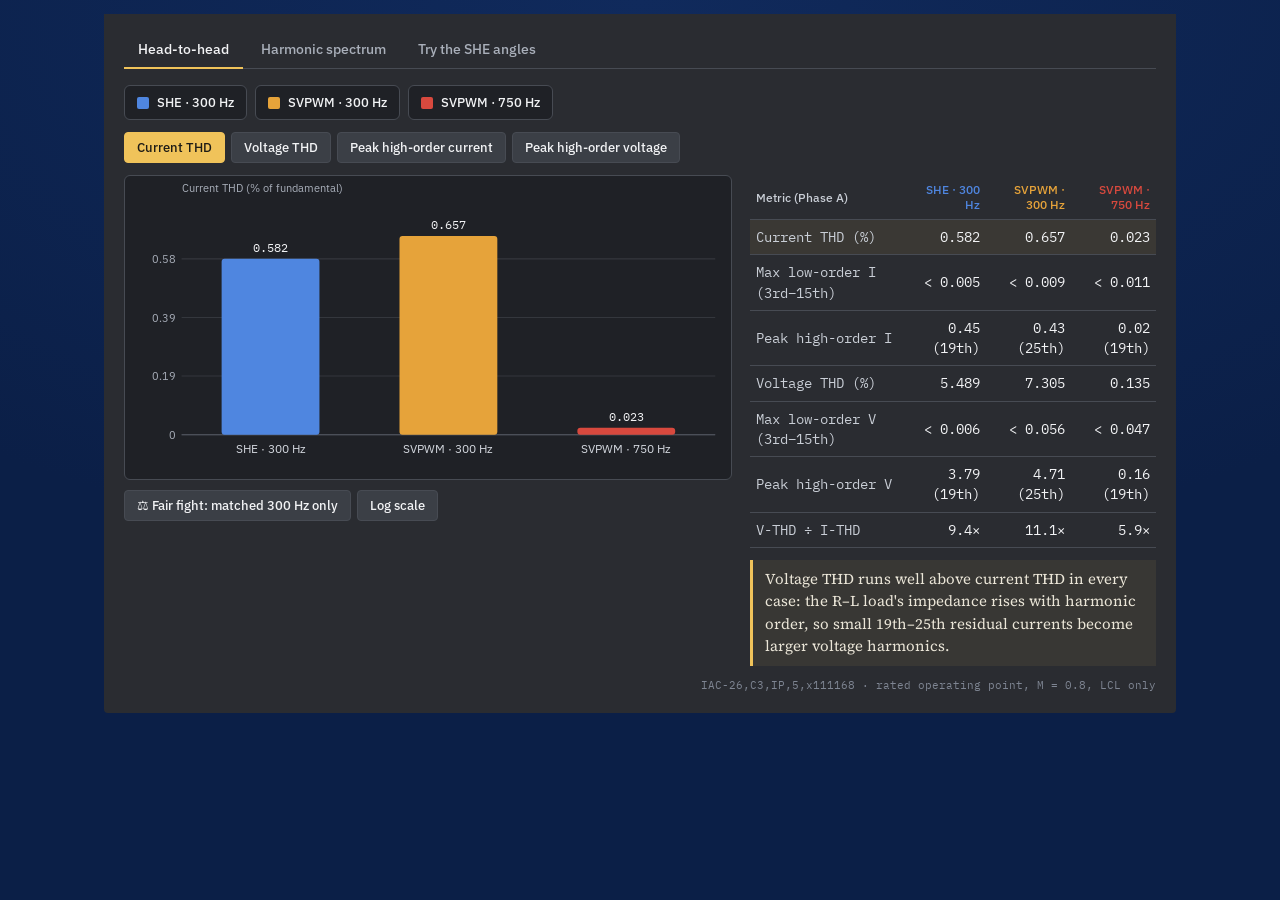
<file: embed/she-vs-svpwm/index.html>
<!doctype html>
<html lang="en">
<head>
<meta charset="utf-8">
<meta name="viewport" content="width=device-width, initial-scale=1">
<title>SHE vs SVPWM — Interactive</title>
<link rel="stylesheet" href="/assets/embed.css">
<style>
  .cfg { display: flex; gap: 8px; flex-wrap: wrap; margin-bottom: 12px; }
  .cfg button { appearance: none; border: 1px solid var(--line); background: #1f2126; color: var(--text); border-radius: 6px; padding: 8px 12px; font: 500 13px var(--sans); cursor: pointer; display: flex; align-items: center; gap: 8px; }
  .cfg button i { width: 12px; height: 12px; border-radius: 2px; display: inline-block; }
  .cfg button[aria-pressed="false"] { opacity: .45; }
  .ang { display: grid; grid-template-columns: 34px 1fr 70px; gap: 10px; align-items: center; font-size: 13px; margin-bottom: 4px; }
  .ang output { font-family: var(--mono); text-align: right; }
  .vtable { width: 100%; border-collapse: collapse; font-size: 13.5px; }
  .vtable th, .vtable td { padding: 7px 6px; border-bottom: 1px solid var(--line); text-align: right; }
  .vtable th:first-child, .vtable td:first-child { text-align: left; color: #c9ced6; }
  .vtable th { font: 500 12px var(--sans); color: var(--muted); }
  .vtable td { font-family: var(--mono); }
  .vtable tr.hl td { background: rgba(240,195,90,.08); }
</style>
</head>
<body>
<main class="embed">
  <header class="embed-head">
    <h1>SHE vs SVPWM</h1>
    <span class="tag">Interactive · Table 2, Table 4, Fig. 6</span>
  </header>
  <section class="embed-body">
    <div class="tabs" role="tablist">
      <button class="tab" role="tab" aria-selected="true" data-panel="p-h2h">Head-to-head</button>
      <button class="tab" role="tab" aria-selected="false" data-panel="p-spec">Harmonic spectrum</button>
      <button class="tab" role="tab" aria-selected="false" data-panel="p-elim">Try the SHE angles</button>
    </div>

    <!-- Head to head -->
    <div class="tabpanel" id="p-h2h">
      <div class="cfg" id="cfgBtns"></div>
      <div class="btn-row" id="metricBtns"></div>
      <div class="grid-2">
        <div>
          <svg id="barChart" class="chart" viewBox="0 0 600 300" role="img" aria-label="Metric comparison bar chart"></svg>
          <div class="btn-row" style="margin-top:10px">
            <button class="btn" id="fair" aria-pressed="false">⚖ Fair fight: matched 300 Hz only</button>
            <button class="btn" id="logBtn" aria-pressed="false">Log scale</button>
          </div>
        </div>
        <div>
          <table class="vtable" id="vtable"></table>
          <p class="callout" id="insight"></p>
        </div>
      </div>
    </div>

    <!-- Spectrum -->
    <div class="tabpanel" id="p-spec" hidden>
      <p class="lede" style="font-size:15px">Phase A load-current spectrum at the rated point (log scale). Hover a bar for its value.</p>
      <svg id="specChart" class="chart" viewBox="0 0 720 320" role="img" aria-label="Harmonic spectrum"></svg>
      <div class="legend"><span><i style="background:var(--she)"></i>SHE (300 Hz)</span><span><i style="background:var(--svpwm7)"></i>SVPWM (750 Hz, mf = 15)</span><span><i style="background:#8b919c"></i>Numerical noise floor ≈ 10⁻³ %</span></div>
      <p class="callout">SHE pushes 3rd–17th content down to the numerical noise floor, then lets it pile up at the <b>19th</b> (≈0.45%). That's the first un-targeted order, and it sits below the LCL resonance.</p>
      <p class="note">Bar heights are read from Figure 6 of the manuscript (approximate); headline numbers come from Table 4.</p>
    </div>

    <!-- Elimination -->
    <div class="tabpanel" id="p-elim" hidden>
      <p class="lede" style="font-size:15px">These six angles, solved with Newton–Raphson (fsolve) at M = 0.8, cancel the 5th, 7th, 11th, 13th and 17th harmonics of the ideal 13-level staircase. Nudge any angle and watch the elimination break. This is what happens off the design point.</p>
      <div class="grid-2">
        <div>
          <svg id="elimChart" class="chart" viewBox="0 0 640 300" role="img" aria-label="Staircase harmonic amplitudes"></svg>
          <div class="legend"><span><i style="background:var(--she)"></i>Targeted for elimination</span><span><i style="background:#8b919c"></i>Not targeted</span></div>
        </div>
        <div>
          <div id="angSliders"></div>
          <div class="stats" style="margin-top:10px">
            <div class="stat"><div class="k">Modulation index M</div><div class="v" id="mOut">0.800</div></div>
            <div class="stat"><div class="k">Worst targeted order</div><div class="v" id="worst">–</div></div>
          </div>
          <div class="btn-row"><button class="btn" id="resetAng">Reset to Table 2</button></div>
        </div>
      </div>
      <p class="note">Computed live from the ideal quarter-wave-symmetric staircase: bₙ = (4V<sub>dc</sub>/nπ)·Σ cos(nα<sub>k</sub>). Triplen orders (3rd, 9th, 15th…) also cancel line-to-line in the three-wire connection.</p>
    </div>

    <div class="foot">IAC-26,C3,IP,5,x111168 · rated operating point, M = 0.8, LCL only</div>
  </section>
</main>
<script src="/assets/embed.js"></script>
<script>
IP.initTabs();
const $ = (id) => document.getElementById(id);

/* ---------- data (Table 4) ---------- */
const CFG = [
  { id: "she", n: "SHE · 300 Hz", col: "#4f86e0" },
  { id: "sv3", n: "SVPWM · 300 Hz", col: "#e6a33a" },
  { id: "sv7", n: "SVPWM · 750 Hz", col: "#d8493e" },
];
const METRICS = {
  ithd: { n: "Current THD", u: "%", v: { she: 0.582, sv3: 0.657, sv7: 0.023 } },
  vthd: { n: "Voltage THD", u: "%", v: { she: 5.489, sv3: 7.305, sv7: 0.135 } },
  ipk: { n: "Peak high-order current", u: "%", v: { she: 0.45, sv3: 0.43, sv7: 0.02 }, ord: { she: "19th", sv3: "25th", sv7: "19th" } },
  vpk: { n: "Peak high-order voltage", u: "%", v: { she: 3.79, sv3: 4.71, sv7: 0.16 }, ord: { she: "19th", sv3: "25th", sv7: "19th" } },
};
const ROWS = [
  ["Current THD (%)", "0.582", "0.657", "0.023"],
  ["Max low-order I (3rd–15th)", "< 0.005", "< 0.009", "< 0.011"],
  ["Peak high-order I", "0.45 (19th)", "0.43 (25th)", "0.02 (19th)"],
  ["Voltage THD (%)", "5.489", "7.305", "0.135"],
  ["Max low-order V (3rd–15th)", "< 0.006", "< 0.056", "< 0.047"],
  ["Peak high-order V", "3.79 (19th)", "4.71 (25th)", "0.16 (19th)"],
  ["V-THD ÷ I-THD", "9.4×", "11.1×", "5.9×"],
];
const on = { she: true, sv3: true, sv7: true };
let metric = "ithd", logScale = false, fair = false;

$("cfgBtns").innerHTML = CFG.map((c) => `<button data-c="${c.id}" aria-pressed="true"><i style="background:${c.col}"></i>${c.n}</button>`).join("");
$("cfgBtns").querySelectorAll("button").forEach((b) => b.addEventListener("click", () => {
  on[b.dataset.c] = !on[b.dataset.c];
  if (!Object.values(on).some(Boolean)) on[b.dataset.c] = true;
  fair = false; drawBars();
}));
$("metricBtns").innerHTML = Object.entries(METRICS).map(([k, m]) => `<button class="btn" data-m="${k}" aria-pressed="${k === metric}">${m.n}</button>`).join("");
$("metricBtns").querySelectorAll("button").forEach((b) => b.addEventListener("click", () => { metric = b.dataset.m; drawBars(); }));
$("fair").addEventListener("click", () => {
  fair = !fair;
  Object.assign(on, fair ? { she: true, sv3: true, sv7: false } : { she: true, sv3: true, sv7: true });
  drawBars();
});
$("logBtn").addEventListener("click", () => { logScale = !logScale; drawBars(); });

function drawBars() {
  $("fair").setAttribute("aria-pressed", fair);
  $("logBtn").setAttribute("aria-pressed", logScale);
  $("metricBtns").querySelectorAll("button").forEach((b) => b.setAttribute("aria-pressed", b.dataset.m === metric));
  $("cfgBtns").querySelectorAll("button").forEach((b) => b.setAttribute("aria-pressed", on[b.dataset.c]));
  const M = METRICS[metric], list = CFG.filter((c) => on[c.id]);
  const el = $("barChart"); IP.clear(el);
  const W = 600, H = 300, m = { l: 56, r: 16, t: 24, b: 44 };
  const max = Math.max(...list.map((c) => M.v[c.id])) * 1.18;
  const lo = 0.01, hi = 10;
  const fy = logScale
    ? (v) => H - m.b - (Math.log10(Math.max(lo, v) / lo) / Math.log10(hi / lo)) * (H - m.t - m.b)
    : (v) => H - m.b - (v / max) * (H - m.t - m.b);
  const ticks = logScale ? [0.01, 0.1, 1, 10] : [0, max / 4, max / 2, (3 * max) / 4];
  ticks.forEach((t) => {
    IP.svg("line", { x1: m.l, x2: W - m.r, y1: fy(t), y2: fy(t), class: "gridl" }, el);
    IP.text(el, m.l - 6, fy(t) + 4, String(+t.toPrecision(2)), { "text-anchor": "end" });
  });
  IP.svg("line", { x1: m.l, x2: W - m.r, y1: H - m.b, y2: H - m.b, class: "axis" }, el);
  IP.text(el, m.l, m.t - 8, M.n + " (" + M.u + " of fundamental)");
  const slot = (W - m.l - m.r) / list.length, bw = Math.min(110, slot * 0.55);
  list.forEach((c, i) => {
    const x = m.l + slot * i + (slot - bw) / 2, v = M.v[c.id], y = fy(v);
    const r = IP.svg("rect", { x, y: H - m.b, width: bw, height: 0, fill: c.col, rx: 3 }, el);
    requestAnimationFrame(() => { r.style.transition = "all .45s ease"; r.setAttribute("y", y); r.setAttribute("height", H - m.b - y); });
    IP.text(el, x + bw / 2, y - 7, v + (M.ord ? " @ " + M.ord[c.id] : ""), { "text-anchor": "middle", style: "fill:#f2f3f5;font-family:var(--mono);font-size:12px" });
    IP.text(el, x + bw / 2, H - m.b + 18, c.n, { "text-anchor": "middle", style: "fill:#d4d8df;font-size:12px" });
  });

  $("vtable").innerHTML = `<tr><th>Metric (Phase A)</th>${CFG.map((c) => `<th style="color:${c.col}">${c.n}</th>`).join("")}</tr>` +
    ROWS.map((r) => `<tr class="${(metric === "ithd" && r[0].startsWith("Current THD")) || (metric === "vthd" && r[0].startsWith("Voltage THD")) || (metric === "ipk" && r[0] === "Peak high-order I") || (metric === "vpk" && r[0] === "Peak high-order V") ? "hl" : ""}"><td>${r[0]}</td>${r.slice(1).map((v, i) => `<td style="opacity:${on[CFG[i].id] ? 1 : 0.35}">${v}</td>`).join("")}</tr>`).join("");

  $("insight").innerHTML = fair
    ? "<b>At matched 300 Hz switching, SVPWM does not beat SHE.</b> SHE is marginally ahead on both current (0.582% vs 0.657%) and voltage THD (5.489% vs 7.305%)."
    : "Voltage THD runs well above current THD in every case: the R–L load's impedance rises with harmonic order, so small 19th–25th residual currents become larger voltage harmonics.";
}
drawBars();

/* ---------- spectrum (Fig. 6, approximate read-off) ---------- */
const ORD = [3, 5, 7, 9, 11, 13, 15, 17, 19];
const SPEC = {
  she: [0.0042, 0.0016, 0.0012, 0.0011, 0.0008, 0.0011, 0.0005, 0.0008, 0.45],
  sv7: [0.011, 0.0085, 0.0033, 0.0032, 0.0018, 0.0083, 0.0044, 0.0051, 0.011],
};
function drawSpec() {
  const el = $("specChart"); IP.clear(el);
  const W = 720, H = 320, m = { l: 62, r: 14, t: 16, b: 40 };
  const lo = 1e-4, hi = 1, fy = (v) => H - m.b - (Math.log10(v / lo) / Math.log10(hi / lo)) * (H - m.t - m.b);
  [1e-4, 1e-3, 1e-2, 1e-1, 1].forEach((t) => {
    IP.svg("line", { x1: m.l, x2: W - m.r, y1: fy(t), y2: fy(t), class: "gridl" }, el);
    IP.text(el, m.l - 6, fy(t) + 4, String(t), { "text-anchor": "end" });
  });
  IP.svg("line", { x1: m.l, x2: W - m.r, y1: fy(1e-3), y2: fy(1e-3), stroke: "#8b919c", "stroke-dasharray": "5 4" }, el);
  IP.text(el, 14, m.t + (H - m.t - m.b) / 2, "% of fundamental", { transform: `rotate(-90 14 ${m.t + (H - m.t - m.b) / 2})`, "text-anchor": "middle" });
  const slot = (W - m.l - m.r) / ORD.length, bw = slot * 0.32;
  ORD.forEach((n, i) => {
    const x0 = m.l + slot * i + slot / 2;
    IP.text(el, x0, H - m.b + 18, n + (n === 3 ? "rd" : "th"), { "text-anchor": "middle" });
    [["she", "#4f86e0", -1], ["sv7", "#d8493e", 0]].forEach(([k, col, off]) => {
      const v = SPEC[k][i], y = fy(v);
      const r = IP.svg("rect", { x: off ? x0 - bw - 1 : x0 + 1, y, width: bw, height: H - m.b - y, fill: col, rx: 2 }, el);
      r.addEventListener("mousemove", (e) => IP.tip(`<b>${n}${n === 3 ? "rd" : "th"} harmonic · ${n * 50} Hz</b><br>${k === "she" ? "SHE (300 Hz)" : "SVPWM (750 Hz)"}: ≈${v}%${[5, 7, 11, 13, 17].includes(n) && k === "she" ? "<br><span style='color:#7fa6ea'>targeted by SHE</span>" : ""}${v < 1e-3 ? "<br><i>below noise floor</i>" : ""}`, e));
      r.addEventListener("mouseleave", () => IP.tip(null));
    });
  });
  IP.text(el, W / 2, H - 6, "Harmonic order", { "text-anchor": "middle" });
}
drawSpec();

/* ---------- elimination check ---------- */
const ang = IP.SHE_ANGLES.slice();
$("angSliders").innerHTML = ang.map((a, i) => `<div class="ang"><span>α${i + 1}</span><input type="range" min="0" max="89" step="0.05" value="${a}" data-i="${i}"><output id="ao${i}">${a.toFixed(3)}°</output></div>`).join("");
$("angSliders").querySelectorAll("input").forEach((s) => s.addEventListener("input", () => { ang[+s.dataset.i] = +s.value; drawElim(); }));
$("resetAng").addEventListener("click", () => { IP.SHE_ANGLES.forEach((a, i) => (ang[i] = a)); $("angSliders").querySelectorAll("input").forEach((s, i) => (s.value = ang[i])); drawElim(); });

const EO = [3, 5, 7, 9, 11, 13, 15, 17, 19, 21, 23, 25], TARGET = [5, 7, 11, 13, 17];
function drawElim() {
  ang.forEach((a, i) => ($("ao" + i).textContent = a.toFixed(3) + "°"));
  const b1 = IP.staircaseHarmonic(ang, 1);
  $("mOut").textContent = (b1 / (6 * 4 / Math.PI)).toFixed(3);
  const pct = EO.map((n) => Math.abs(IP.staircaseHarmonic(ang, n) / b1) * 100);
  const worstI = TARGET.reduce((best, n) => (pct[EO.indexOf(n)] > pct[EO.indexOf(best)] ? n : best), TARGET[0]);
  const wv = pct[EO.indexOf(worstI)];
  $("worst").innerHTML = `${worstI}th <small>${wv < 1e-3 ? "≈ 0" : wv.toFixed(2) + "%"}</small>`;

  const el = $("elimChart"); IP.clear(el);
  const W = 640, H = 300, m = { l: 52, r: 12, t: 18, b: 40 };
  const lo = 1e-3, hi = 30, fy = (v) => H - m.b - (Math.log10(Math.max(lo, v) / lo) / Math.log10(hi / lo)) * (H - m.t - m.b);
  [1e-3, 1e-2, 0.1, 1, 10].forEach((t) => {
    IP.svg("line", { x1: m.l, x2: W - m.r, y1: fy(t), y2: fy(t), class: "gridl" }, el);
    IP.text(el, m.l - 6, fy(t) + 4, String(t), { "text-anchor": "end" });
  });
  IP.text(el, m.l, m.t - 4, "% of fundamental (log) · ideal staircase, before filter");
  const slot = (W - m.l - m.r) / EO.length, bw = slot * 0.6;
  EO.forEach((n, i) => {
    const x = m.l + slot * i + (slot - bw) / 2, v = pct[i], y = fy(v);
    const tgt = TARGET.includes(n);
    IP.svg("rect", { x, y, width: bw, height: Math.max(1, H - m.b - y), fill: tgt ? "#4f86e0" : "#6b717c", rx: 2 }, el);
    IP.text(el, x + bw / 2, H - m.b + 16, n, { "text-anchor": "middle", style: tgt ? "fill:#7fa6ea;font-weight:600" : "" });
    if (tgt && v < 1e-3) IP.text(el, x + bw / 2, H - m.b - 6, "✓", { "text-anchor": "middle", style: "fill:#4cc38a;font-size:13px" });
  });
  IP.text(el, W / 2, H - 6, "Harmonic order", { "text-anchor": "middle" });
}
drawElim();
</script>
</body>
</html>
</file>
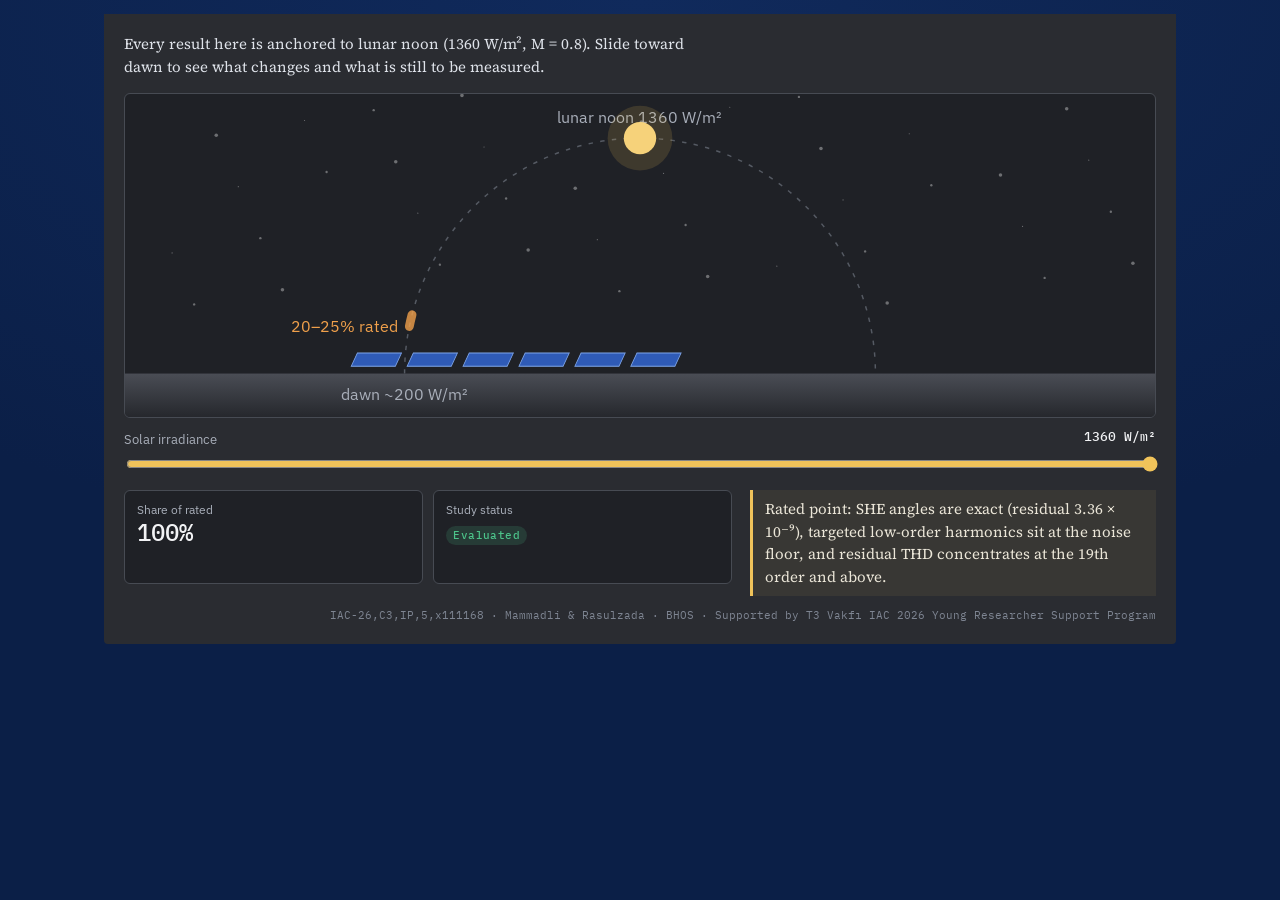
<file: embed/takeaways/index.html>
<!doctype html>
<html lang="en">
<head>
<meta charset="utf-8">
<meta name="viewport" content="width=device-width, initial-scale=1">
<title>Takeaways &amp; What's Next — Interactive</title>
<link rel="stylesheet" href="/assets/embed.css">
<style>
</style>
</head>
<body>
<main class="embed">
  <section class="embed-body">

    <div class="tabpanel" id="p-day">
      <p class="lede" style="font-size:15px">Every result here is anchored to lunar noon (1360 W/m², M = 0.8). Slide toward dawn to see what changes and what is still to be measured.</p>
      <svg id="sky" class="chart" viewBox="0 0 700 220" role="img" aria-label="Sun position across the lunar day"></svg>
      <div class="control" style="margin-top:12px">
        <label>Solar irradiance <output id="irrOut">1360 W/m²</output></label>
        <input type="range" id="irr" min="200" max="1360" step="10" value="1360">
      </div>
      <div class="grid-2">
        <div class="stats">
          <div class="stat"><div class="k">Share of rated</div><div class="v" id="pctOut">100%</div></div>
          <div class="stat"><div class="k">Study status</div><div class="v" style="font-size:15px;padding-top:6px" id="statusOut"></div></div>
        </div>
        <div class="callout" id="dayTxt" style="margin:0"></div>
      </div>
    </div>

    <div class="foot">IAC-26,C3,IP,5,x111168 · Mammadli &amp; Rasulzada · BHOS · Supported by T3 Vakfı IAC 2026 Young Researcher Support Program</div>
  </section>
</main>
<script src="/assets/embed.js"></script>
<script>
const $ = (id) => document.getElementById(id);

/* ---------- lunar day ---------- */
const sky = $("sky");
function drawDay() {
  const g = +$("irr").value, pct = g / 1360;
  $("irrOut").textContent = g + " W/m²";
  $("pctOut").textContent = Math.round(pct * 100) + "%";
  IP.clear(sky);
  const W = 700, H = 220, cx = W / 2, base = 190, R = 160;
  const grad = IP.svg("linearGradient", { id: "gnd", x1: 0, y1: 0, x2: 0, y2: 1 }, IP.svg("defs", {}, sky));
  IP.svg("stop", { offset: 0, "stop-color": "#4a4d55" }, grad); IP.svg("stop", { offset: 1, "stop-color": "#25272c" }, grad);
  for (let i = 0; i < 40; i++) IP.svg("circle", { cx: (i * 137) % W, cy: (i * 53) % 150, r: (i % 3) * 0.4 + 0.4, fill: "#fff", opacity: 0.35 }, sky);
  IP.svg("path", { d: `M${cx - R},${base} A${R},${R} 0 0 1 ${cx + R},${base}`, fill: "none", stroke: "#555a63", "stroke-dasharray": "3 5" }, sky);
  // threshold zone 20–25% of rated, on the left (dawn) half of the arc
  const angFor = (p) => Math.asin(Math.min(1, p)); // elevation proxy: irradiance ∝ sin(elevation)
  const pt = (el) => [cx - R * Math.cos(el), base - R * Math.sin(el)];
  const [x1, y1] = pt(angFor(0.2)), [x2, y2] = pt(angFor(0.25));
  IP.svg("path", { d: `M${x1},${y1} A${R},${R} 0 0 1 ${x2},${y2}`, fill: "none", stroke: "#f0a04b", "stroke-width": 6, "stroke-linecap": "round", opacity: 0.8 }, sky);
  IP.text(sky, x1 - 8, y1 + 4, "20–25% rated", { "text-anchor": "end", style: "fill:#f0a04b" });
  IP.svg("rect", { x: 0, y: base, width: W, height: H - base, fill: "url(#gnd)" }, sky);
  IP.text(sky, cx - R, base + 18, "dawn ~200 W/m²", { "text-anchor": "middle" });
  IP.text(sky, cx, base - R - 10, "lunar noon 1360 W/m²", { "text-anchor": "middle" });
  const [sx, sy] = pt(angFor(pct));
  IP.svg("circle", { cx: sx, cy: sy, r: 22, fill: "#f0c35a", opacity: 0.15 }, sky);
  IP.svg("circle", { cx: sx, cy: sy, r: 11, fill: "#f6d27a" }, sky);
  // PV array silhouette
  for (let i = 0; i < 6; i++) IP.svg("rect", { x: cx - 110 + i * 38, y: base - 14, width: 30, height: 9, fill: "#2f5bb7", stroke: "#7fa6ea", "stroke-width": 0.6, transform: `skewX(-25)` }, sky);

  let status, txt;
  if (g >= 1350) {
    status = '<span class="pill good">Evaluated</span>';
    txt = "Rated point: SHE angles are exact (residual 3.36 × 10⁻⁹), targeted low-order harmonics sit at the noise floor, and residual THD concentrates at the 19th order and above.";
  } else if (pct > 0.25) {
    status = '<span class="pill warn">Future work</span>';
    txt = "Off the design point, M must fall with irradiance. The Table 2 angles no longer satisfy the elimination condition, so the low-order spectrum is expected to start repopulating. Quantifying that is the first extension.";
  } else {
    status = '<span class="pill bad">Future work</span>';
    txt = "Below ~20–25% of rated, theory predicts a pronounced, non-linear rise in current THD (control non-linearities, limited PWM resolution, no stabilising grid impedance). Active filtering becomes essential here.";
  }
  $("statusOut").innerHTML = status;
  $("dayTxt").innerHTML = txt;
}
$("irr").addEventListener("input", drawDay);
drawDay();
</script>
</body>
</html>
</file>
<file: assets/embed.css>
/* Shared theme for all iPoster embeds — matches the IAC 2026 poster template
   (deep navy page, royal-blue panel headers, charcoal panel bodies, serif titles). */
@import url("https://fonts.googleapis.com/css2?family=Source+Serif+4:opsz,wght@8..60,400;8..60,600;8..60,700&family=IBM+Plex+Sans:wght@400;500;600&family=IBM+Plex+Mono:wght@400;500&display=swap");

:root {
  --navy: #0b1f47;
  --navy-2: #102a5c;
  --header: #17346e;
  --panel: #2a2c31;
  --panel-2: #33363c;
  --line: #474b53;
  --text: #f2f3f5;
  --muted: #a9afba;
  --gold: #f0c35a;
  --she: #4f86e0;
  --svpwm3: #e6a33a;
  --svpwm7: #d8493e;
  --good: #4cc38a;
  --warn: #f0a04b;
  --bad: #e5604f;
  --serif: "Source Serif 4", "Times New Roman", Georgia, serif;
  --sans: "IBM Plex Sans", system-ui, sans-serif;
  --mono: "IBM Plex Mono", ui-monospace, monospace;
}

* { box-sizing: border-box; }
html, body { margin: 0; }
body {
  background: radial-gradient(120% 90% at 50% 0%, var(--navy-2) 0%, var(--navy) 70%);
  color: var(--text);
  font: 15px/1.5 var(--sans);
  min-height: 100vh;
  -webkit-font-smoothing: antialiased;
}

.embed { max-width: 1100px; margin: 0 auto; padding: 14px; }

.embed-head {
  background: var(--header);
  padding: 14px 20px 12px;
  border-radius: 4px 4px 0 0;
  display: flex; align-items: baseline; justify-content: space-between; gap: 12px; flex-wrap: wrap;
}
.embed-head h1 { font: 600 clamp(20px, 3.2vw, 30px)/1.15 var(--serif); margin: 0; letter-spacing: .2px; }
.embed-head .tag { font: 500 11px/1 var(--mono); letter-spacing: .12em; text-transform: uppercase; color: var(--gold); }
.embed-body { background: var(--panel); padding: 18px 20px 20px; border-radius: 0 0 4px 4px; }
.lede { font: 400 16px/1.55 var(--serif); color: #dfe3ea; margin: 0 0 14px; max-width: 75ch; }

/* Tabs */
.tabs { display: flex; gap: 4px; flex-wrap: wrap; margin: 0 0 16px; border-bottom: 1px solid var(--line); }
.tab {
  appearance: none; border: 0; background: transparent; color: var(--muted);
  font: 500 14px/1 var(--sans); padding: 10px 14px 11px; cursor: pointer;
  border-bottom: 2px solid transparent; margin-bottom: -1px;
}
.tab:hover { color: var(--text); }
.tab[aria-selected="true"] { color: var(--text); border-bottom-color: var(--gold); }
.tabpanel[hidden] { display: none; }

/* Layout */
.grid-2 { display: grid; grid-template-columns: minmax(0, 1.5fr) minmax(0, 1fr); gap: 18px; }
.grid-3 { display: grid; grid-template-columns: repeat(3, minmax(0, 1fr)); gap: 12px; }
@media (max-width: 760px) { html:not(.fit) .grid-2, html:not(.fit) .grid-3 { grid-template-columns: 1fr; } }

.card { background: var(--panel-2); border: 1px solid var(--line); border-radius: 6px; padding: 14px 16px; }
.card h3 { font: 600 17px/1.25 var(--serif); margin: 0 0 6px; }
.card p { margin: 0 0 8px; color: #d4d8df; font-size: 14px; }
.card p:last-child { margin-bottom: 0; }
.kicker { font: 500 11px/1 var(--mono); letter-spacing: .12em; text-transform: uppercase; color: var(--muted); margin-bottom: 8px; }

/* Controls */
.control { margin: 0 0 12px; }
.control label { display: block; font-size: 13px; color: var(--muted); margin-bottom: 4px; }
.control label output { float: right; margin-left: 8px; }
.control output, .val { font: 500 13px/1 var(--mono); color: var(--text); }
input[type="range"] { width: 100%; accent-color: var(--gold); }
.btn-row { display: flex; gap: 6px; flex-wrap: wrap; margin: 0 0 12px; }
.btn {
  appearance: none; border: 1px solid var(--line); background: #3b3f46; color: var(--text);
  font: 500 13px/1 var(--sans); padding: 8px 12px; border-radius: 4px; cursor: pointer;
}
.btn:hover { border-color: #6a707b; }
.btn[aria-pressed="true"] { background: var(--gold); color: #1d1b16; border-color: var(--gold); }

/* Stat tiles */
.stats { display: flex; gap: 10px; flex-wrap: wrap; margin: 0 0 12px; }
.stat { flex: 1 1 120px; background: #1f2126; border: 1px solid var(--line); border-radius: 6px; padding: 10px 12px; }
.stat .k { font-size: 12px; color: var(--muted); }
.stat .v { font: 500 24px/1.15 var(--mono); }
.stat .v small { font-size: 13px; color: var(--muted); }

.pill { display: inline-block; font: 500 11px/1 var(--mono); padding: 4px 7px; border-radius: 999px; letter-spacing: .04em; }
.pill.good { background: rgba(76,195,138,.16); color: var(--good); }
.pill.warn { background: rgba(240,160,75,.16); color: var(--warn); }
.pill.bad { background: rgba(229,96,79,.16); color: var(--bad); }

/* Charts */
.chart { width: 100%; height: auto; display: block; background: #1f2126; border: 1px solid var(--line); border-radius: 6px; }
.chart text { font-family: var(--sans); fill: var(--muted); font-size: 11px; }
.chart .axis { stroke: #555a63; stroke-width: 1; }
.chart .gridl { stroke: #34373d; stroke-width: 1; }
.legend { display: flex; gap: 14px; flex-wrap: wrap; font-size: 12px; color: var(--muted); margin: 8px 0 0; }
.legend i { display: inline-block; width: 10px; height: 10px; border-radius: 2px; margin-right: 6px; vertical-align: -1px; }

.tooltip {
  position: fixed; pointer-events: none; z-index: 10; background: #0f1115; border: 1px solid #555a63;
  padding: 7px 9px; border-radius: 4px; font: 12px/1.4 var(--sans); color: var(--text); opacity: 0; transition: opacity .1s;
  max-width: 260px;
}
.tooltip.on { opacity: 1; }

.note { font-size: 12px; color: var(--muted); margin: 10px 0 0; }
.callout { border-left: 3px solid var(--gold); padding: 8px 12px; background: rgba(240,195,90,.07); font: 15px/1.5 var(--serif); color: #ebe6d8; margin: 12px 0 0; }
.eq { font: 500 14px/1.4 var(--mono); color: var(--gold); background: #1f2126; padding: 8px 10px; border-radius: 4px; display: inline-block; }
.foot { font: 11px/1.4 var(--mono); color: #7e8592; margin-top: 12px; text-align: right; }

/* Headers are never shown (the iPoster box already has the title) */
.embed-head { display: none; }

/* Thin scrollbar on the right of every embed */
html { scrollbar-width: thin; scrollbar-color: #6a707b transparent; }
::-webkit-scrollbar { width: 6px; height: 6px; }
::-webkit-scrollbar-track { background: transparent; }
::-webkit-scrollbar-thumb { background: #5b616b; border-radius: 3px; }
::-webkit-scrollbar-thumb:hover { background: #7a8190; }

/* Wide charts that need horizontal room get their own scroll box */
.chart-scroll { overflow-x: auto; scrollbar-width: thin; }

/* Small iPoster cards: the page is laid out exactly like the full-size view (assets/embed.js sets
   html.fit and the scale), then shrunk to the card width, so the preview is a smaller copy of fullscreen. */
html.fit { overflow-x: hidden; scrollbar-gutter: stable; }
html.fit body { min-height: 0; overflow: hidden; background: var(--panel); }
html.fit .embed { width: 760px; max-width: none; margin: 0; padding: 10px; transform-origin: 0 0; }
</file>
